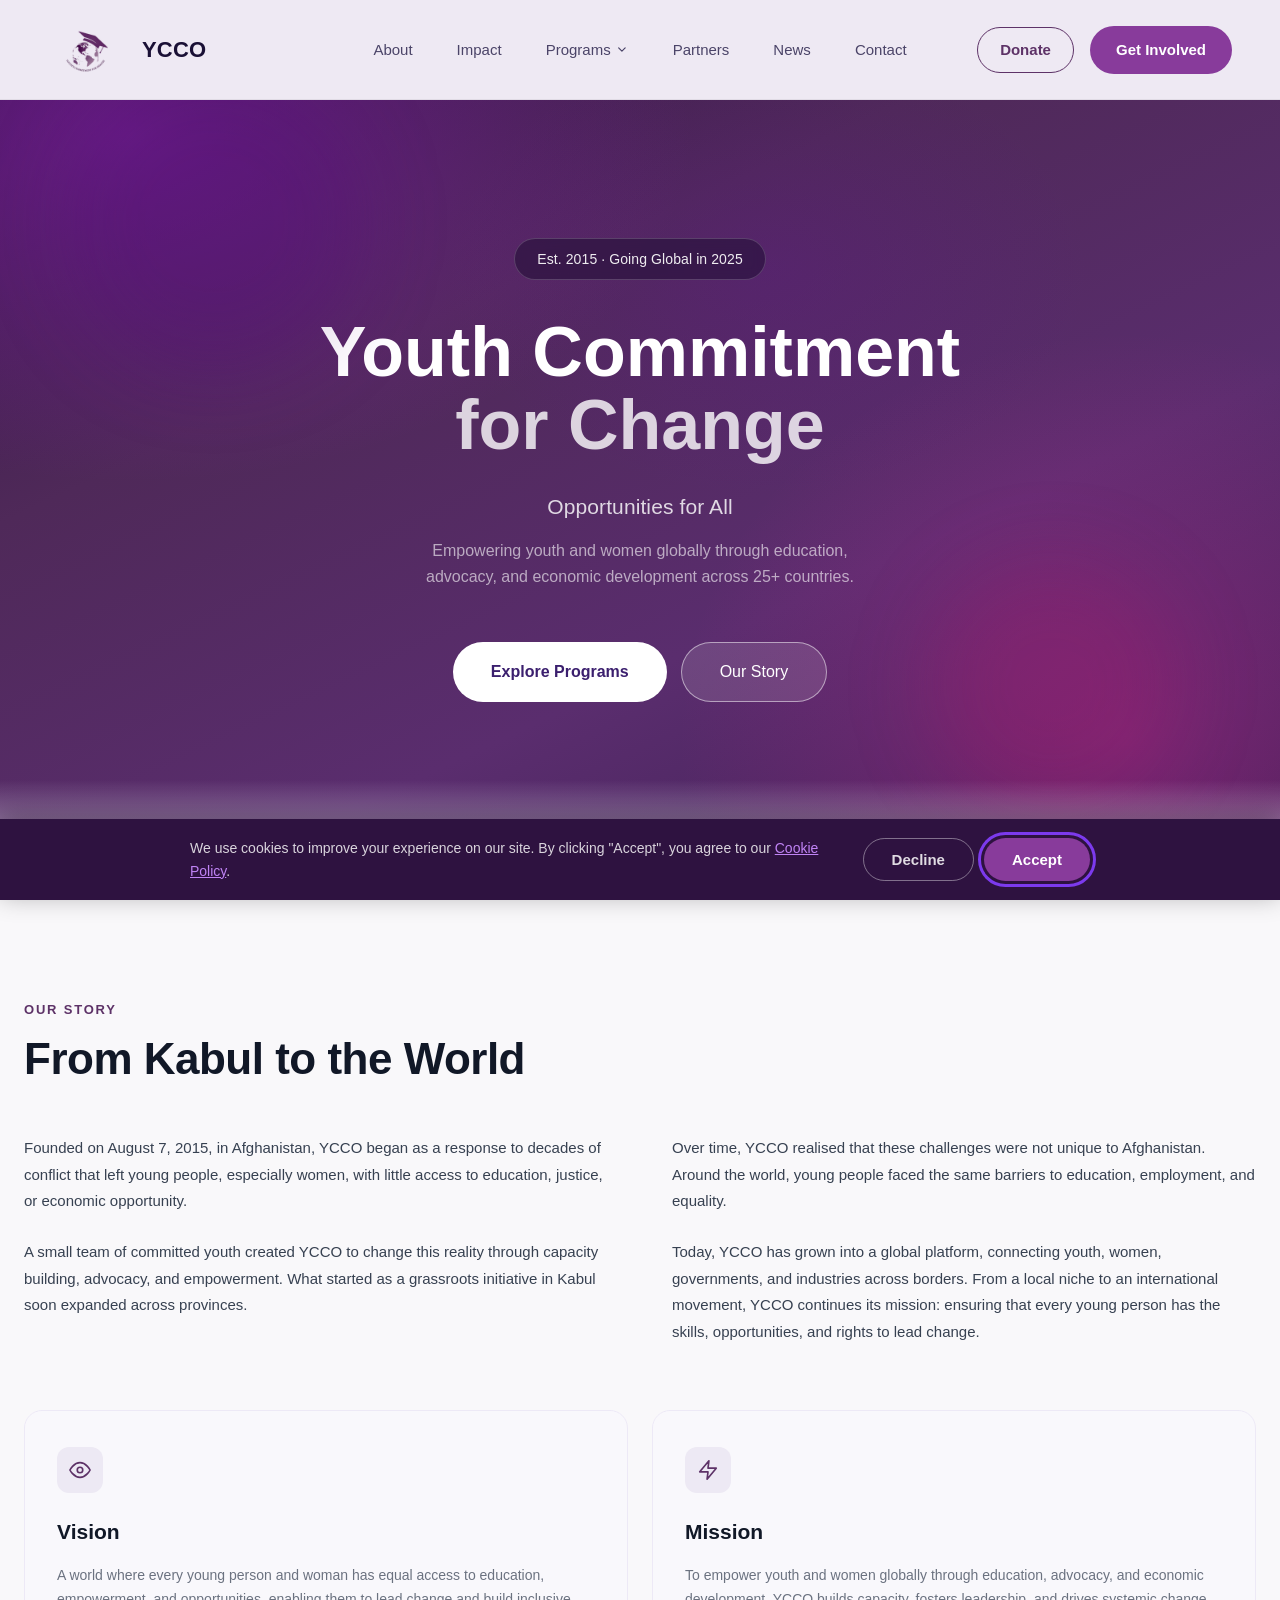
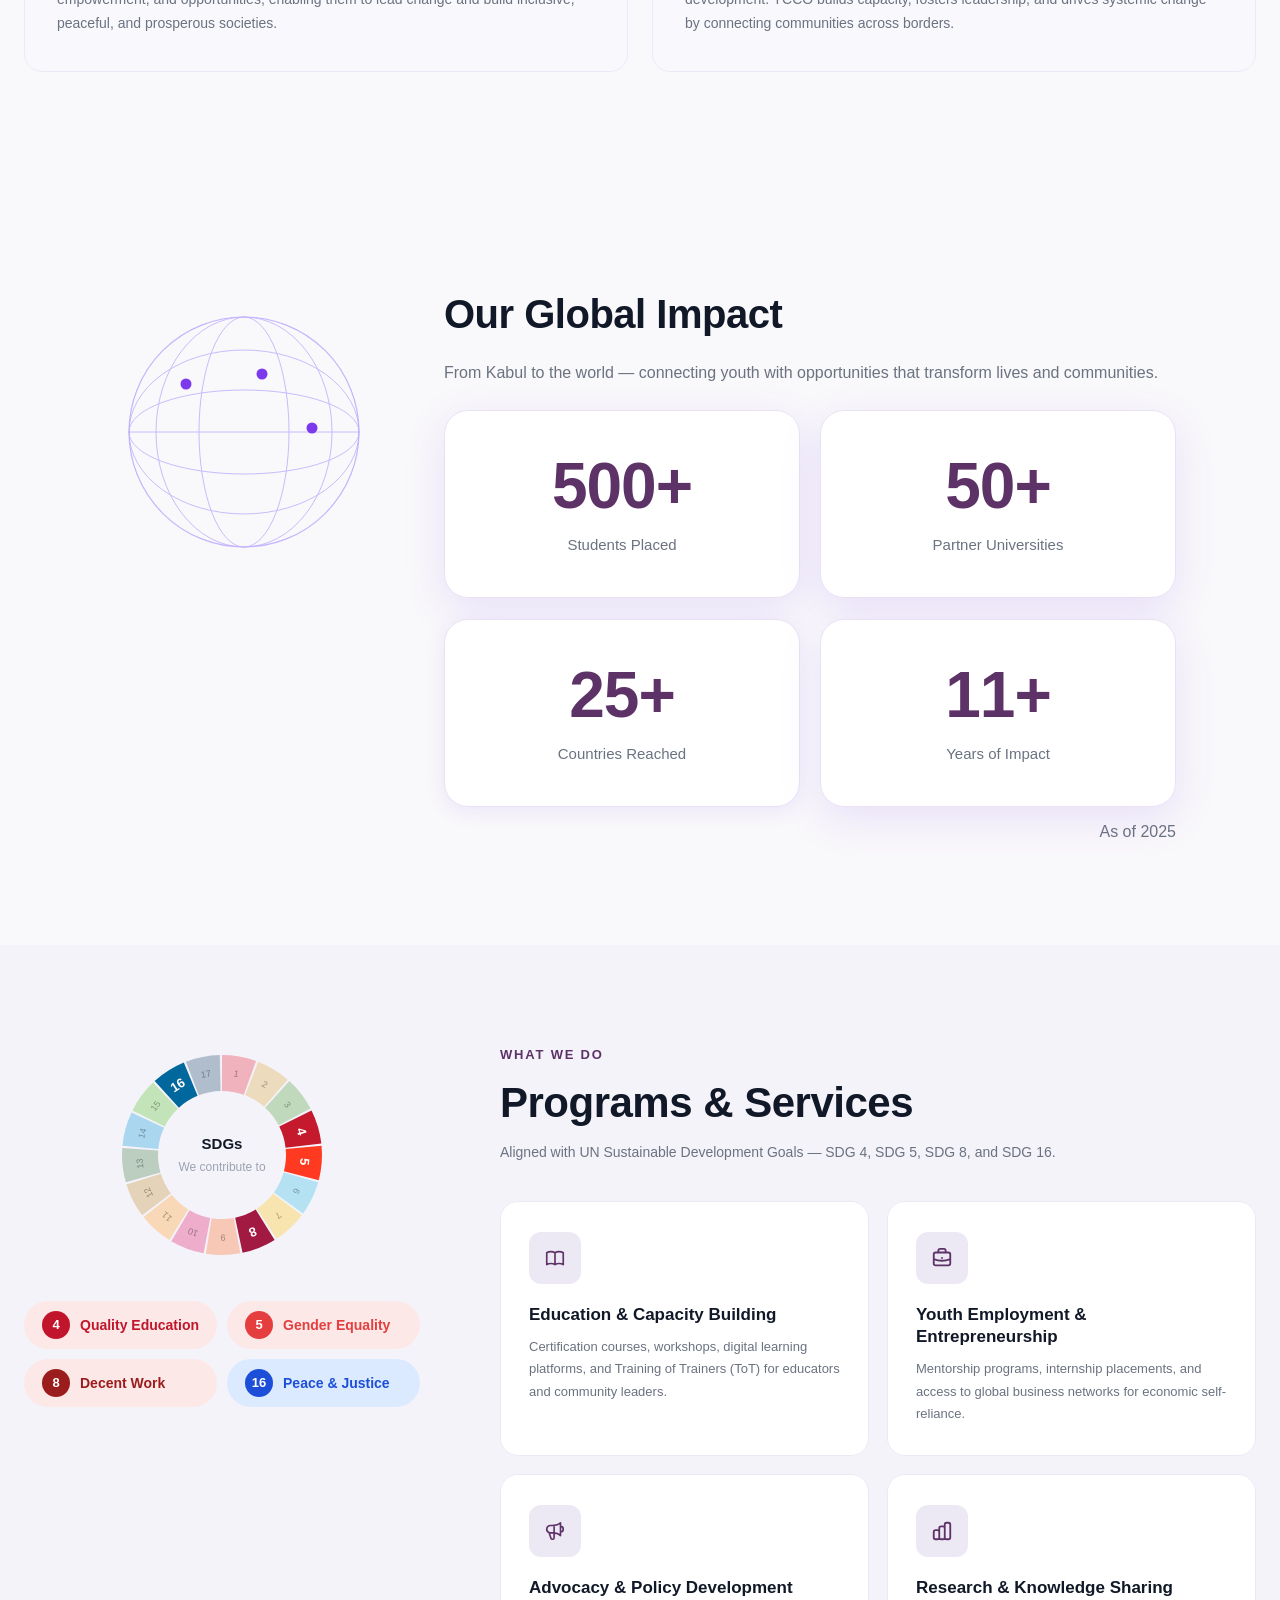
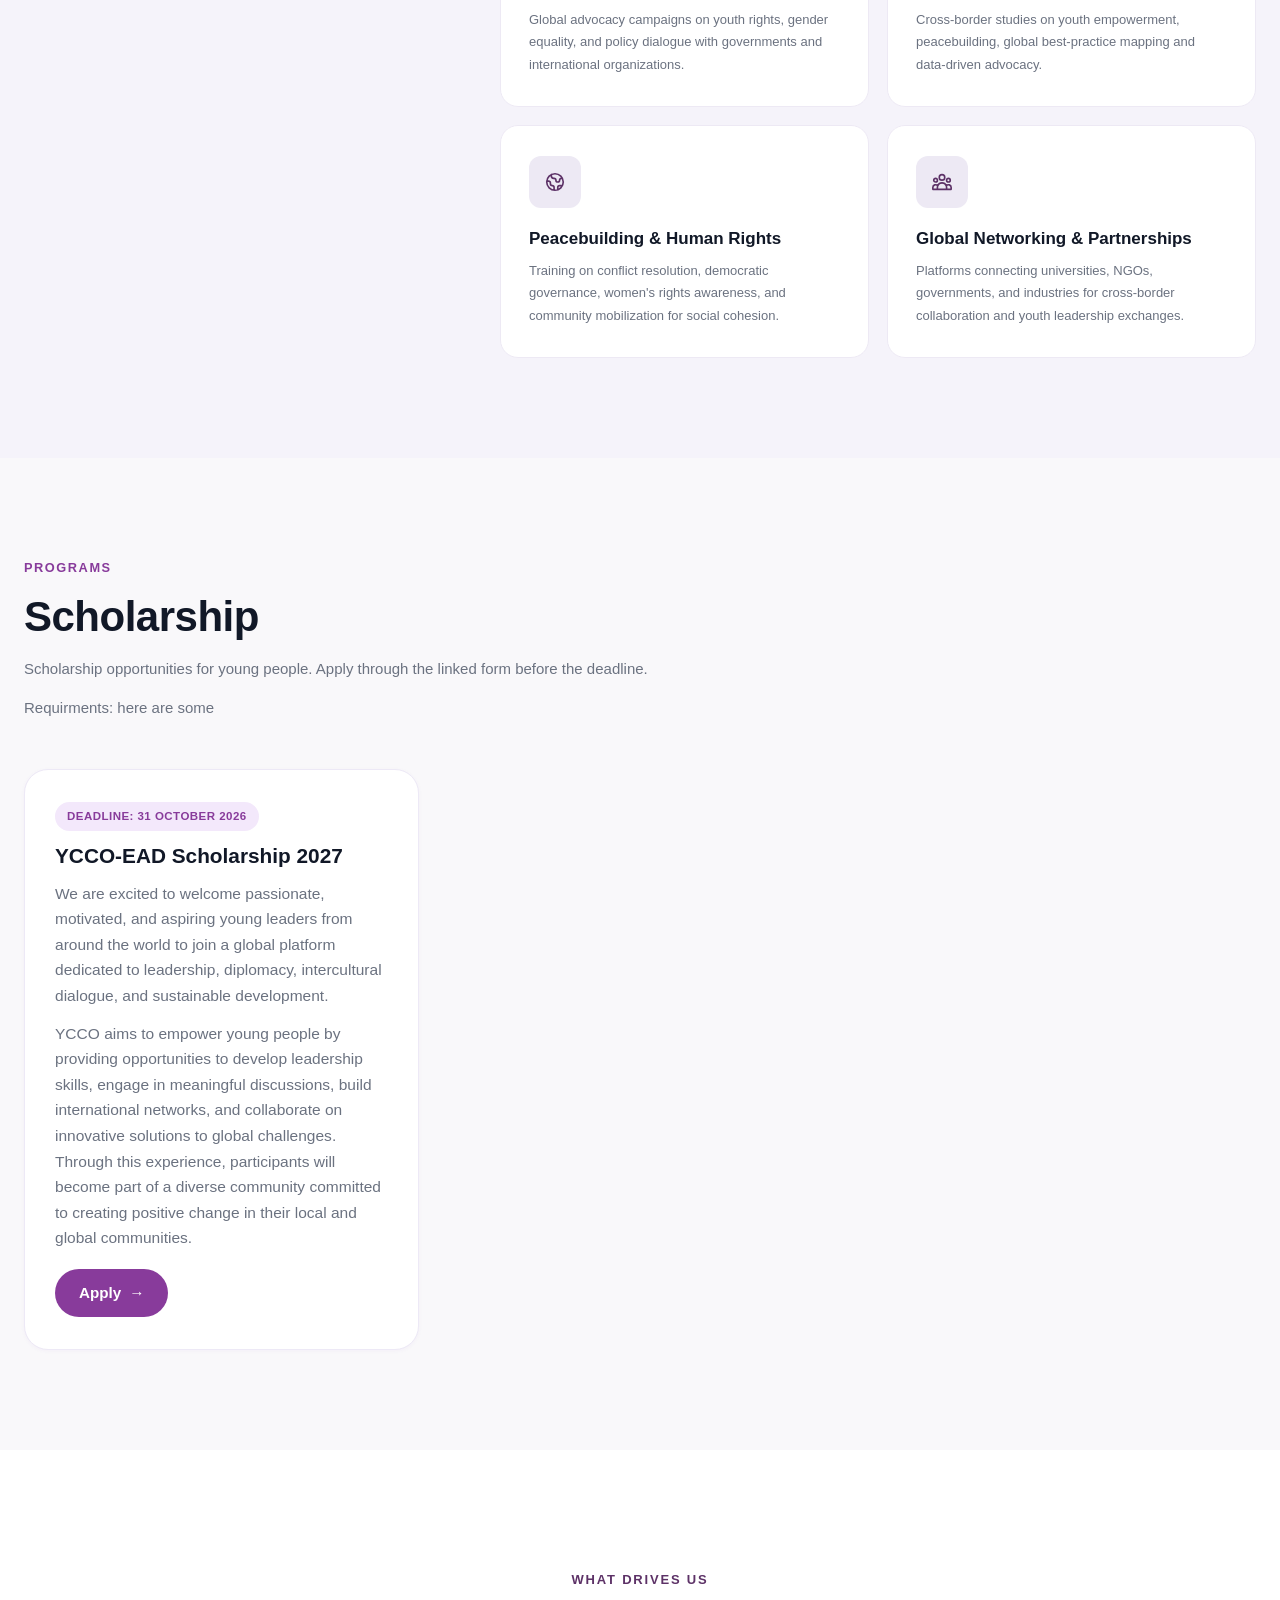
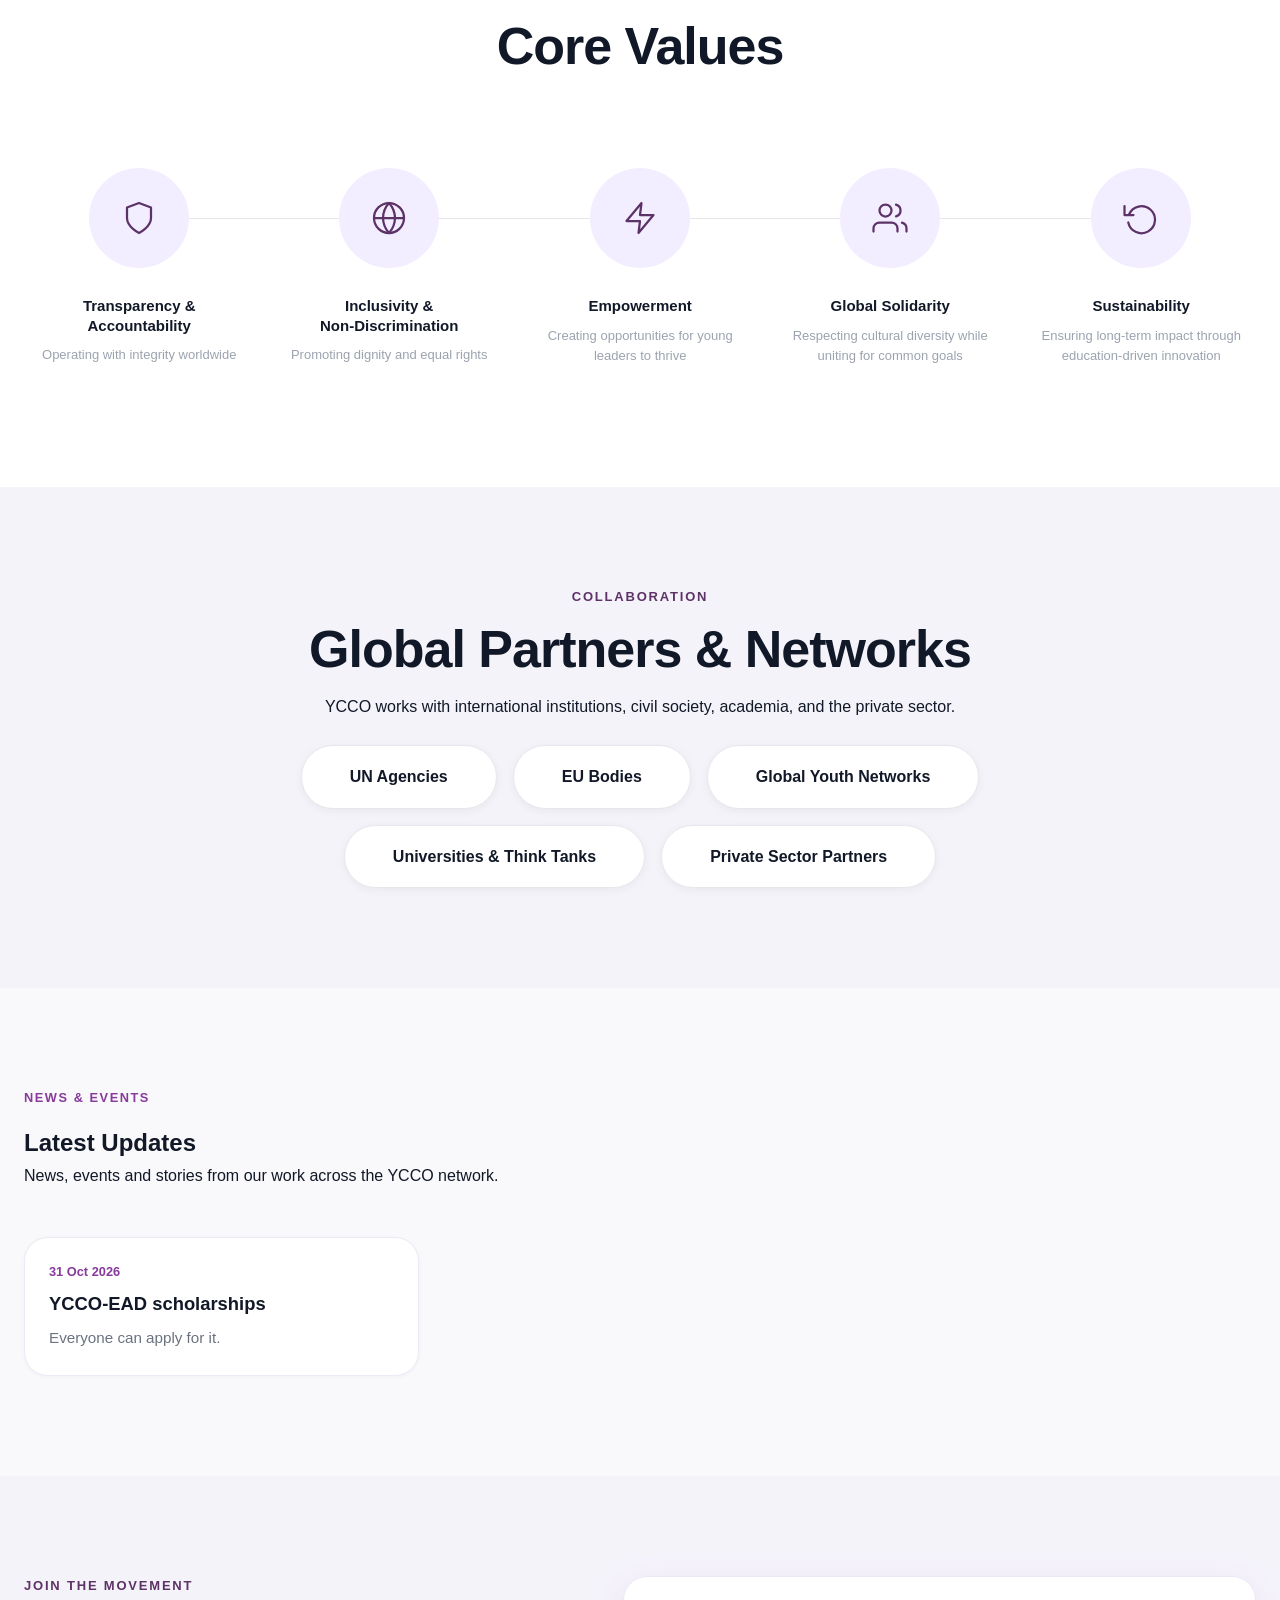
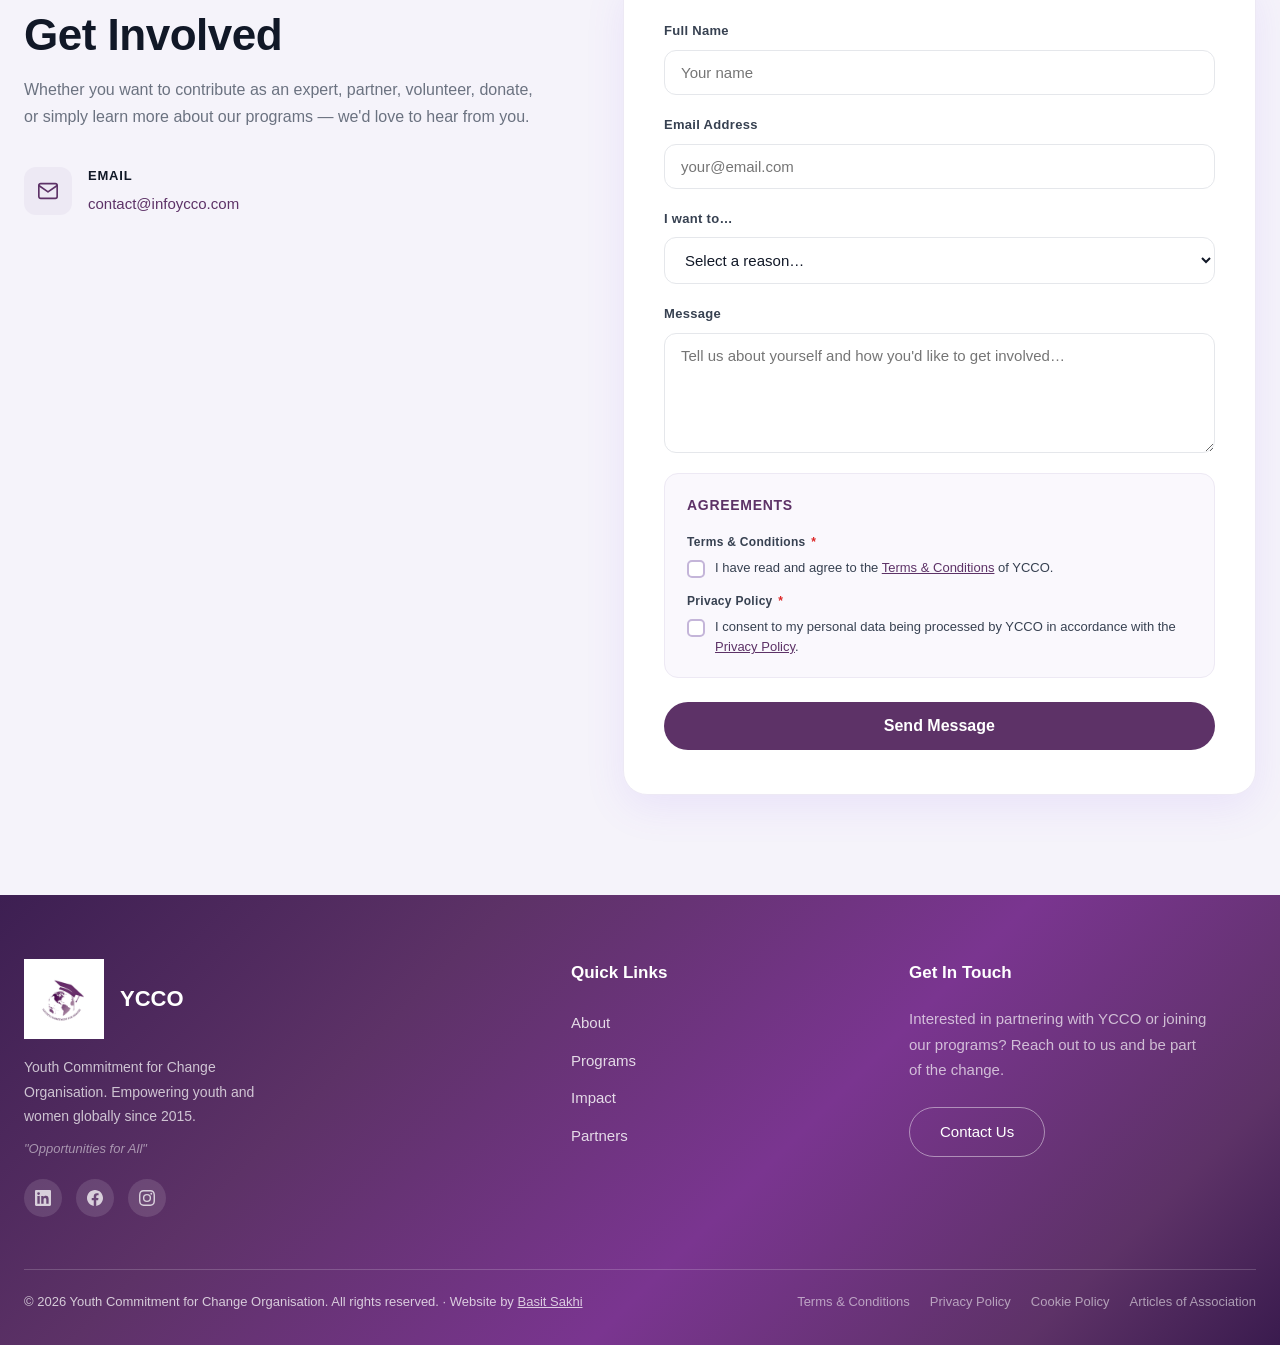
<file: index.html>
<!DOCTYPE html>
<html lang="en">
<head>
<meta charset="UTF-8">
<meta name="viewport" content="width=device-width, initial-scale=1.0">
<meta name="theme-color" content="#5D3267">
<meta name="description" content="YCCO empowers youth and women globally through education, advocacy, and economic development across 25+ countries. Join our mission for opportunities for all.">
<meta name="keywords" content="youth empowerment, women rights, education, advocacy, economic development, non-profit, SDG, global change">
<meta name="author" content="Youth Commitment for Change Organisation">
<meta name="robots" content="index, follow">
<meta name="referrer" content="strict-origin-when-cross-origin">

<!-- Content Security Policy -->
<meta http-equiv="Content-Security-Policy" content="default-src 'self'; style-src 'self' 'unsafe-inline' https://fonts.googleapis.com; font-src https://fonts.gstatic.com; script-src 'self' 'unsafe-inline' https://cdn.jsdelivr.net; img-src 'self' data: https:; connect-src 'self' https://api.web3forms.com https://api.emailjs.com; frame-ancestors 'none'; base-uri 'self'; form-action 'self' https://api.web3forms.com;">
<meta http-equiv="X-Content-Type-Options" content="nosniff">

<!-- Open Graph / Facebook -->
<meta property="og:type" content="website">
<meta property="og:url" content="https://www.infoycco.com/">
<meta property="og:title" content="YCCO - Youth Commitment for Change">
<meta property="og:description" content="Empowering youth and women globally through education, advocacy, and economic development across 25+ countries.">
<meta property="og:image" content="https://www.infoycco.com/images/og-image.png">

<!-- Twitter -->
<meta property="twitter:card" content="summary_large_image">
<meta property="twitter:url" content="https://www.infoycco.com/">
<meta property="twitter:title" content="YCCO - Youth Commitment for Change">
<meta property="twitter:description" content="Empowering youth and women globally through education, advocacy, and economic development across 25+ countries.">
<meta property="twitter:image" content="https://www.infoycco.com/images/og-image.png">

<title>YCCO - Youth Commitment for Change | Empowering Youth & Women Globally</title>
<link rel="icon" type="image/x-icon" href="favicon/favicon.ico">
<link rel="icon" type="image/png" sizes="96x96" href="favicon/favicon-96x96.png">
<link rel="apple-touch-icon" sizes="180x180" href="favicon/apple-touch-icon.png">
<link rel="manifest" href="favicon/site.webmanifest">
<link rel="preconnect" href="https://fonts.googleapis.com">
<link rel="preconnect" href="https://fonts.gstatic.com" crossorigin>
<link rel="preload" as="style" href="https://fonts.googleapis.com/css2?family=Inter:wght@400;500;600;700;800&display=swap">
<link rel="stylesheet" href="https://fonts.googleapis.com/css2?family=Inter:wght@400;500;600;700;800&display=swap" media="print" onload="this.media='all'">
<noscript><link rel="stylesheet" href="https://fonts.googleapis.com/css2?family=Inter:wght@400;500;600;700;800&display=swap"></noscript>
<link rel="stylesheet" href="style.css?v=4">
<link rel="canonical" href="https://www.infoycco.com/">
<script>
/* ── CMS content: start the fetches here, render them later ──────
   These three JSON files drive the News, Upcoming Events and
   Scholarship sections. Kicking them off in the head puts them in
   flight alongside the stylesheet instead of behind it, which keeps
   them off the critical request chain; the scripts at the end of
   the body await these promises rather than issuing their own
   request. `no-cache` is kept so CMS edits appear immediately. ── */
window.YCCO_CONTENT = ['news','events','scholarship'].reduce(function(acc, name){
  acc[name] = fetch('content/' + name + '.json', { cache: 'no-cache' })
    .then(function(r){ return r.ok ? r.json() : null; })
    /* Settle to null rather than rejecting: nothing attaches a handler
       until the body scripts run, and the consumers already hide their
       section when the data is null. */
    .catch(function(){ return null; });
  return acc;
}, {});
</script>
</head>
<body>
<a class="skip-link" href="#main-content">Skip to main content</a>
<button class="scroll-top" id="scrollTopBtn" aria-label="Back to top">
  <svg viewBox="0 0 24 24"><polyline points="18 15 12 9 6 15"/></svg>
</button>

<nav id="navbar" role="navigation" aria-label="Main navigation">
  <div class="nav-left">
    <div class="logo-box">
      <img src="images/logo.png?v=2" alt="Youth Commitment for Change Organisation logo" class="site-logo" width="80" height="80" loading="eager">
    </div>
    <span class="logo-wordmark">YCCO</span>
  </div>
  <button class="mobile-menu-toggle" aria-label="Toggle navigation menu" aria-expanded="false" aria-controls="nav-menu">
    <span class="hamburger-line"></span>
    <span class="hamburger-line"></span>
    <span class="hamburger-line"></span>
  </button>
  <ul class="nav-center" id="nav-menu" role="list">
    <li role="listitem"><a href="#about">About</a></li>
    <li role="listitem"><a href="#impact">Impact</a></li>
    <li role="listitem" class="nav-item-dropdown">
      <a href="#programs" class="nav-dropdown-toggle" aria-haspopup="true" aria-expanded="false">
        Programs
        <svg class="nav-caret" viewBox="0 0 24 24" aria-hidden="true"><polyline points="6 9 12 15 18 9"></polyline></svg>
      </a>
      <ul class="nav-submenu" role="list">
        <li role="listitem"><a href="#programs">Programs &amp; Services</a></li>
        <li role="listitem"><a href="#upcoming-events">Upcoming Events</a></li>
        <li role="listitem"><a href="#scholarship">Scholarship</a></li>
      </ul>
    </li>
    <li role="listitem"><a href="#partners">Partners</a></li>
    <li role="listitem"><a href="#news">News</a></li>
    <li role="listitem"><a href="#get-involved">Contact</a></li>
  </ul>
  <div class="nav-actions">
    <a href="#get-involved" class="nav-donate" aria-label="Donate to YCCO">Donate</a>
    <a href="#get-involved" class="nav-cta">Get Involved</a>
  </div>
</nav>

<main id="main-content">
<section class="hero">
  <div class="hero-blob1" aria-hidden="true"></div>
  <div class="hero-blob2" aria-hidden="true"></div>
  <div class="hero-badge">Est. 2015 · Going Global in 2025</div>
  <h1>
    <span class="h1-line1">Youth Commitment</span>
    <span class="h1-line2">for Change</span>
  </h1>
  <p class="hero-tagline">Opportunities for All</p>
  <p class="hero-desc">Empowering youth and women globally through education, advocacy, and economic development across 25+ countries.</p>
  <div class="hero-btns">
    <a href="#programs" class="btn-hero-primary">Explore Programs</a>
    <a href="#about" class="btn-hero-outline">Our Story</a>
  </div>
  <div class="hero-bottom-fade" aria-hidden="true"></div>
</section>

<section class="story" id="about">
  <div class="section-container">
    <div class="reveal">
      <div class="story-label">OUR STORY</div>
      <h2>From Kabul to the World</h2>
    </div>
    <div class="story-cols reveal">
      <div class="story-col">
        <p>Founded on August 7, 2015, in Afghanistan, YCCO began as a response to decades of conflict that left young people, especially women, with little access to education, justice, or economic opportunity.</p>
        <p>A small team of committed youth created YCCO to change this reality through capacity building, advocacy, and empowerment. What started as a grassroots initiative in Kabul soon expanded across provinces.</p>
      </div>
      <div class="story-col">
        <p>Over time, YCCO realised that these challenges were not unique to Afghanistan. Around the world, young people faced the same barriers to education, employment, and equality.</p>
        <p>Today, YCCO has grown into a global platform, connecting youth, women, governments, and industries across borders. From a local niche to an international movement, YCCO continues its mission: ensuring that every young person has the skills, opportunities, and rights to lead change.</p>
      </div>
    </div>
    <div class="vm-grid">
      <div class="vm-card reveal d1">
        <div class="vm-icon-wrap">
          <svg viewBox="0 0 24 24"><path d="M1 12s4-8 11-8 11 8 11 8-4 8-11 8-11-8-11-8z"/><circle cx="12" cy="12" r="3"/></svg>
        </div>
        <h3>Vision</h3>
        <p>A world where every young person and woman has equal access to education, empowerment, and opportunities, enabling them to lead change and build inclusive, peaceful, and prosperous societies.</p>
      </div>
      <div class="vm-card reveal d2">
        <div class="vm-icon-wrap">
          <svg viewBox="0 0 24 24"><polygon points="13 2 3 14 12 14 11 22 21 10 12 10 13 2"/></svg>
        </div>
        <h3>Mission</h3>
        <p>To empower youth and women globally through education, advocacy, and economic development. YCCO builds capacity, fosters leadership, and drives systemic change by connecting communities across borders.</p>
      </div>
    </div>
  </div>
</section>

<section class="impact" id="impact">
  <div class="section-container layout-flex">
    <div class="impact-globe-col reveal">
      <svg class="globe-svg" viewBox="0 0 260 260" xmlns="http://www.w3.org/2000/svg">
        <circle cx="130" cy="130" r="115" fill="none" stroke="#c4b5fd" stroke-width="1.2"/>
        <ellipse cx="130" cy="130" rx="45" ry="115" fill="none" stroke="#c4b5fd" stroke-width="0.9"/>
        <ellipse cx="130" cy="130" rx="88" ry="115" fill="none" stroke="#c4b5fd" stroke-width="0.9"/>
        <line x1="15" y1="130" x2="245" y2="130" stroke="#c4b5fd" stroke-width="0.9"/>
        <ellipse cx="130" cy="130" rx="115" ry="42" fill="none" stroke="#c4b5fd" stroke-width="0.9"/>
        <ellipse cx="130" cy="130" rx="115" ry="82" fill="none" stroke="#c4b5fd" stroke-width="0.9"/>
        <circle cx="72" cy="82" r="5.5" fill="#7c3aed"/>
        <circle cx="148" cy="72" r="5.5" fill="#7c3aed"/>
        <circle cx="198" cy="126" r="5.5" fill="#7c3aed"/>
      </svg>
    </div>
    <div class="impact-content">
      <div class="reveal">
        <h2>Our Global Impact</h2>
        <p>From Kabul to the world — connecting youth with opportunities that transform lives and communities.</p>
      </div>
      <div class="stats-grid">
        <div class="stat-card reveal d1">
          <div class="stat-num"><span class="ctr" data-to="500">500</span>+</div>
          <div class="stat-label">Students Placed</div>
        </div>
        <div class="stat-card reveal d2">
          <div class="stat-num"><span class="ctr" data-to="50">50</span>+</div>
          <div class="stat-label">Partner Universities</div>
        </div>
        <div class="stat-card glow reveal d3">
          <div class="stat-num"><span class="ctr" data-to="25">25</span>+</div>
          <div class="stat-label">Countries Reached</div>
        </div>
        <div class="stat-card reveal d4">
          <div class="stat-num"><span class="ctr" data-to="11">11</span>+</div>
          <div class="stat-label">Years of Impact</div>
        </div>
      </div>
      <p class="stats-note">As of 2025</p>
    </div>
  </div>
</section>

<section class="programs" id="programs">
  <div class="section-container layout-flex">
    <div class="programs-left">
      
      <div class="sdg-wrap reveal">
        <div class="sdg-donut-container">
          <canvas id="sdgCanvas" width="220" height="220" role="img" aria-label="Donut chart showing YCCO's contribution to UN SDGs 4, 5, 8, and 16 (highlighted)"></canvas>
          <div class="sdg-center-label">
            <span>SDGs</span>
            <small>We contribute to</small>
          </div>
        </div>
      </div>
      <div class="sdg-tags reveal">
        <span class="sdg-tag t4"><span class="sdg-num">4</span> Quality Education</span>
        <span class="sdg-tag t5"><span class="sdg-num">5</span> Gender Equality</span>
        <span class="sdg-tag t8"><span class="sdg-num">8</span> Decent Work</span>
        <span class="sdg-tag t16"><span class="sdg-num">16</span> Peace &amp; Justice</span>
      </div>
    </div>
    <div class="programs-right">
      <div class="reveal">
        <div class="prog-label">WHAT WE DO</div>
        <h2>Programs &amp; Services</h2>
        <p>Aligned with UN Sustainable Development Goals — SDG 4, SDG 5, SDG 8, and SDG 16.</p>
      </div>
      <div class="prog-grid">
        <div class="prog-card reveal d1">
          <div class="prog-icon-wrap">
           <svg aria-hidden="true" fill="none" stroke="currentColor" stroke-linecap="round" stroke-linejoin="round" stroke-width="2" viewBox="0 0 24 24">
    <path d="M12 6.253v13m0-13C10.832 5.477 9.246 5 7.5 5S4.168 5.477 3 6.253v13C4.168 18.477 5.754 18 7.5 18s3.332.477 4.5 1.253m0-13C13.168 5.477 14.754 5 16.5 5c1.747 0 3.332.477 4.5 1.253v13C19.832 18.477 18.247 18 16.5 18c-1.746 0-3.332.477-4.5 1.253"></path>
</svg>
          </div>
          <h3>Education &amp; Capacity Building</h3>
          <p>Certification courses, workshops, digital learning platforms, and Training of Trainers (ToT) for educators and community leaders.</p>
        </div>
        <div class="prog-card reveal d2">
          <div class="prog-icon-wrap">
            <svg aria-hidden="true" class="w-6 h-6 text-gray-600" fill="none" viewBox="0 0 24 24" stroke="currentColor">
  <path stroke-linecap="round" stroke-linejoin="round" stroke-width="2" d="M21 13.255A23.931 23.931 0 0112 15c-3.183 0-6.22-.62-9-1.745M16 6V4a2 2 0 00-2-2h-4a2 2 0 00-2 2v2m4 6h.01M5 20h14a2 2 0 002-2V8a2 2 0 00-2-2H5a2 2 0 00-2 2v10a2 2 0 002 2z" />
</svg>

          </div>
          <h3>Youth Employment &amp; Entrepreneurship</h3>
          <p>Mentorship programs, internship placements, and access to global business networks for economic self-reliance.</p>
        </div>
        <div class="prog-card reveal d3">
          <div class="prog-icon-wrap">
            <svg aria-hidden="true" xmlns="http://www.w3.org/2000/svg" fill="none" viewBox="0 0 24 24" stroke-width="1.5" stroke="currentColor">
  <path stroke-linecap="round" stroke-linejoin="round" d="M11 5.882V19.24a1.76 1.76 0 01-3.417.592l-2.147-6.15M18 13a3 3 0 100-6M5.436 13.683A4.001 4.001 0 017 6h1.832c4.1 0 7.625-1.234 9.168-3v14c-1.543-1.766-5.067-3-9.168-3H7a3.988 3.988 0 01-1.564-.317z" />
</svg>

          </div>
          <h3>Advocacy &amp; Policy Development</h3>
          <p>Global advocacy campaigns on youth rights, gender equality, and policy dialogue with governments and international organizations.</p>
        </div>
        <div class="prog-card reveal d4">
          <div class="prog-icon-wrap">
           <svg aria-hidden="true" class="h-6 w-6" xmlns="http://www.w3.org/2000/svg" fill="none" viewBox="0 0 24 24" stroke="currentColor">
  <path stroke-linecap="round" stroke-linejoin="round" stroke-width="2" d="M9 19v-6a2 2 0 00-2-2H5a2 2 0 00-2 2v6a2 2 0 002 2h2a2 2 0 002-2zm0 0V9a2 2 0 012-2h2a2 2 0 012 2v10m-6 0a2 2 0 002 2h2a2 2 0 002-2m0 0V5a2 2 0 012-2h2a2 2 0 012 2v14a2 2 0 01-2 2h-2a2 2 0 01-2-2z" />
</svg>
          </div>
          <h3>Research &amp; Knowledge Sharing</h3>
          <p>Cross-border studies on youth empowerment, peacebuilding, global best-practice mapping and data-driven advocacy.</p>
        </div>
        <div class="prog-card reveal d1">
          <div class="prog-icon-wrap">
            <svg aria-hidden="true" class="w-6 h-6" fill="none" viewBox="0 0 24 24" stroke="currentColor" stroke-width="2">
  <path stroke-linecap="round" stroke-linejoin="round" d="M3.055 11H5a2 2 0 012 2v1a2 2 0 002 2 2 2 0 012 2v2.945M8 3.935V5.5A2.5 2.5 0 0010.5 8h.5a2 2 0 012 2 2 2 0 104 0 2 2 0 012-2h1.064M15 20.488V18a2 2 0 012-2h3.064M21 12a9 9 0 11-18 0 9 9 0 0118 0z" />
</svg>

          </div>
          <h3>Peacebuilding &amp; Human Rights</h3>
          <p>Training on conflict resolution, democratic governance, women's rights awareness, and community mobilization for social cohesion.</p>
        </div>
        <div class="prog-card reveal d2">
          <div class="prog-icon-wrap">
            <svg aria-hidden="true" xmlns="http://www.w3.org/2000/svg" fill="none" viewBox="0 0 24 24" stroke-width="1.5" stroke="currentColor" class="size-6">
  <path stroke-linecap="round" stroke-linejoin="round" d="M17 20h5v-2a3 3 0 00-5.356-1.857M17 20H7m10 0v-2c0-.656-.126-1.283-.356-1.857M7 20H2v-2a3 3 0 015.356-1.857M7 20v-2c0-.656.126-1.283.356-1.857m0 0a5.002 5.002 0 019.288 0M15 7a3 3 0 11-6 0 3 3 0 016 0zm6 3a2 2 0 11-4 0 2 2 0 014 0zM7 10a2 2 0 11-4 0 2 2 0 014 0z" />
</svg>

          </div>
          <h3>Global Networking &amp; Partnerships</h3>
          <p>Platforms connecting universities, NGOs, governments, and industries for cross-border collaboration and youth leadership exchanges.</p>
        </div>
      </div>
    </div>
  </div>
</section>

<section class="cp-section" id="upcoming-events">
  <div class="section-container">
    <div class="reveal">
      <div class="cp-label">PROGRAMS</div>
      <h2>Upcoming Events</h2>
      <p>Workshops, webinars and gatherings across the YCCO network. Register through the linked form to take part.</p>
      <p class="cp-intro" id="events-intro" hidden></p>
    </div>
    <div class="cp-grid" id="events-grid" aria-live="polite">
      <p class="cp-empty">Loading upcoming events…</p>
    </div>
  </div>
</section>

<section class="cp-section cp-section-alt" id="scholarship">
  <div class="section-container">
    <div class="reveal">
      <div class="cp-label">PROGRAMS</div>
      <h2>Scholarship</h2>
      <p>Scholarship opportunities for young people. Apply through the linked form before the deadline.</p>
      <p class="cp-intro" id="scholarship-intro" hidden></p>
    </div>
    <div class="cp-grid" id="scholarship-grid" aria-live="polite">
      <p class="cp-empty">Loading scholarships…</p>
    </div>
  </div>
</section>

<section class="values" id="values">
  <div class="section-container">
    <div class="reveal">
      <div class="values-label">WHAT DRIVES US</div>
      <h2>Core Values</h2>
    </div>
    <div class="values-row">
      <div class="val-item reveal d1">
        <div class="val-icon">
          <svg aria-hidden="true" viewBox="0 0 24 24"><path d="M12 22s8-4 8-10V5l-8-3-8 3v7c0 6 8 10 8 10z"/></svg>
        </div>
        <h3>Transparency &amp;<br>Accountability</h3>
        <p>Operating with integrity worldwide</p>
      </div>
      <div class="val-item reveal d2">
        <div class="val-icon">
          <svg aria-hidden="true" viewBox="0 0 24 24"><circle cx="12" cy="12" r="10"/><line x1="2" y1="12" x2="22" y2="12"/><path d="M12 2a15.3 15.3 0 0 1 4 10 15.3 15.3 0 0 1-4 10 15.3 15.3 0 0 1-4-10 15.3 15.3 0 0 1 4-10z"/></svg>
        </div>
        <h3>Inclusivity &amp;<br>Non-Discrimination</h3>
        <p>Promoting dignity and equal rights</p>
      </div>
      <div class="val-item reveal d3">
        <div class="val-icon">
          <svg aria-hidden="true" viewBox="0 0 24 24"><polygon points="13 2 3 14 12 14 11 22 21 10 12 10 13 2"/></svg>
        </div>
        <h3>Empowerment</h3>
        <p>Creating opportunities for young leaders to thrive</p>
      </div>
      <div class="val-item reveal d4">
        <div class="val-icon">
          <svg aria-hidden="true" viewBox="0 0 24 24"><path d="M17 21v-2a4 4 0 0 0-4-4H5a4 4 0 0 0-4 4v2"/><circle cx="9" cy="7" r="4"/><path d="M23 21v-2a4 4 0 0 0-3-3.87"/><path d="M16 3.13a4 4 0 0 1 0 7.75"/></svg>
        </div>
        <h3>Global Solidarity</h3>
        <p>Respecting cultural diversity while uniting for common goals</p>
      </div>
      <div class="val-item reveal d5">
        <div class="val-icon">
          <svg aria-hidden="true" viewBox="0 0 24 24"><polyline points="1 4 1 10 7 10"/><path d="M3.51 15a9 9 0 1 0 .49-5.3"/></svg>
        </div>
        <h3>Sustainability</h3>
        <p>Ensuring long-term impact through education-driven innovation</p>
      </div>
    </div>
  </div>
</section>

<section class="partners" id="partners">
  <div class="section-container">
    <div class="reveal">
      <div class="partners-label">COLLABORATION</div>
      <h2>Global Partners &amp; Networks</h2>
      <p>YCCO works with international institutions, civil society, academia, and the private sector.</p>
    </div>
    <div class="partner-pills reveal">
      <div class="partner-row">
        <div class="pp">UN Agencies</div>
        <div class="pp">EU Bodies</div>
        <div class="pp">Global Youth Networks</div>
      </div>
      <div class="partner-row">
        <div class="pp">Universities &amp; Think Tanks</div>
        <div class="pp">Private Sector Partners</div>
      </div>
    </div>
  </div>
</section>

<section class="news" id="news">
  <div class="section-container">
    <div class="reveal">
      <div class="news-label">NEWS &amp; EVENTS</div>
      <h2>Latest Updates</h2>
      <p>News, events and stories from our work across the YCCO network.</p>
    </div>
    <div class="news-grid" id="news-grid" aria-live="polite">
      <p class="news-empty">Loading latest updates…</p>
    </div>
  </div>
</section>

<section class="get-involved-section" id="get-involved">
  <div class="section-container">
    <div class="gi-inner">
      <div class="gi-text reveal">
        <div class="gi-label">JOIN THE MOVEMENT</div>
        <h2>Get Involved</h2>
        <p>Whether you want to contribute as an expert, partner, volunteer, donate, or simply learn more about our programs — we'd love to hear from you.</p>
        <div class="gi-contact-row">
          <div class="gi-contact-icon" aria-hidden="true">
            <svg viewBox="0 0 24 24"><path d="M4 4h16c1.1 0 2 .9 2 2v12c0 1.1-.9 2-2 2H4c-1.1 0-2-.9-2-2V6c0-1.1.9-2 2-2z"/><polyline points="22,6 12,13 2,6"/></svg>
          </div>
          <div class="gi-contact-info">
            <strong>Email</strong>
            <a href="mailto:contact@infoycco.com">contact@infoycco.com</a>
          </div>
        </div>
      </div>
      <form class="contact-form reveal d2" id="contactForm" novalidate>
        <div class="form-group">
          <label for="cf-name">Full Name</label>
          <input type="text" id="cf-name" name="name" placeholder="Your name" required autocomplete="name" aria-describedby="cf-name-error" aria-required="true">
          <span class="field-error" id="cf-name-error" role="alert"></span>
        </div>
        <div class="form-group">
          <label for="cf-email">Email Address</label>
          <input type="email" id="cf-email" name="email" placeholder="your@email.com" required autocomplete="email" aria-describedby="cf-email-error" aria-required="true">
          <span class="field-error" id="cf-email-error" role="alert"></span>
        </div>
        <div class="form-group">
          <label for="cf-subject">I want to…</label>
          <select id="cf-subject" name="subject" aria-describedby="cf-subject-error" aria-required="true">
            <option value="" disabled selected>Select a reason…</option>
            <option value="Expert">Expert</option>
            <option value="Volunteer">Volunteer</option>
            <option value="Partnership">Partner with YCCO</option>
            <option value="Donation">Support / Donate</option>
            <option value="Programs">Learn about Programs</option>
            <option value="General Inquiry">Other inquiry</option>
          </select>
          <span class="field-error" id="cf-subject-error" role="alert"></span>
        </div>
        <div class="form-group">
          <label for="cf-message">Message</label>
          <textarea id="cf-message" name="message" rows="4" placeholder="Tell us about yourself and how you'd like to get involved…" required aria-describedby="cf-message-error" aria-required="true"></textarea>
          <span class="field-error" id="cf-message-error" role="alert"></span>
        </div>
        <div class="form-group hp-field" style="display:none;" aria-hidden="true">
          <label for="cf-website">Website</label>
          <input type="url" id="cf-website" name="website" placeholder="Leave this field empty" autocomplete="off" tabindex="-1">
        </div>
        <div class="form-agreements">
          <div class="form-agreements-title">Agreements</div>

          <div class="form-check-group">
            <div class="form-check-label-row">Terms &amp; Conditions <span class="form-check-required">*</span></div>
            <label class="form-check">
              <input type="checkbox" id="cf-terms" name="terms" required aria-required="true" aria-describedby="cf-terms-error">
              <span class="form-check-custom" aria-hidden="true"></span>
              <span class="form-check-text">I have read and agree to the <a href="#" data-modal="agb">Terms &amp; Conditions</a> of YCCO.</span>
            </label>
            <span class="field-error" id="cf-terms-error" role="alert"></span>
          </div>

          <div class="form-check-group">
            <div class="form-check-label-row">Privacy Policy <span class="form-check-required">*</span></div>
            <label class="form-check">
              <input type="checkbox" id="cf-privacy" name="privacy" required aria-required="true" aria-describedby="cf-privacy-error">
              <span class="form-check-custom" aria-hidden="true"></span>
              <span class="form-check-text">I consent to my personal data being processed by YCCO in accordance with the <a href="#" data-modal="datenschutz">Privacy Policy</a>.</span>
            </label>
            <span class="field-error" id="cf-privacy-error" role="alert"></span>
          </div>

        </div>

        <button type="submit" class="btn-form-submit">Send Message</button>
        <div class="form-status" id="formSuccess" role="alert" aria-live="polite"></div>
      </form>
    </div>
  </div>
</section>

<footer id="contact">
  <div class="section-container">
    <div class="footer-grid">
<div class="foot-brand reveal">
  <div class="foot-logo-row">
    <div class="foot-logo-box">
      <img src="images/logo.png?v=2" alt="Youth Commitment for Change Organisation logo" class="foot-logo" width="80" height="80" loading="lazy">
    </div>
    <span class="foot-logo-name">YCCO</span>
  </div>
  <p>Youth Commitment for Change Organisation. Empowering youth and women globally since 2015.</p>
  <div class="foot-tagline">"Opportunities for All"</div>
  <div class="foot-social">
    <a href="https://www.linkedin.com/in/youth-commitment-for-change-org-ycco-a6842a386/" target="_blank" rel="noopener noreferrer" aria-label="YCCO on LinkedIn">
      <svg viewBox="0 0 24 24" fill="currentColor"><path d="M20.447 20.452h-3.554v-5.569c0-1.328-.027-3.037-1.852-3.037-1.853 0-2.136 1.445-2.136 2.939v5.667H9.351V9h3.414v1.561h.046c.477-.9 1.637-1.85 3.37-1.85 3.601 0 4.267 2.37 4.267 5.455v6.286zM5.337 7.433a2.062 2.062 0 01-2.063-2.065 2.064 2.064 0 112.063 2.065zm1.782 13.019H3.555V9h3.564v11.452zM22.225 0H1.771C.792 0 0 .774 0 1.729v20.542C0 23.227.792 24 1.771 24h20.451C23.2 24 24 23.227 24 22.271V1.729C24 .774 23.2 0 22.222 0h.003z"/></svg>
    </a>
    <a href="https://www.facebook.com/YCJO.ORG" target="_blank" rel="noopener noreferrer" aria-label="YCCO on Facebook">
      <svg viewBox="0 0 24 24" fill="currentColor"><path d="M24 12.073c0-6.627-5.373-12-12-12s-12 5.373-12 12c0 5.99 4.388 10.954 10.125 11.854v-8.385H7.078v-3.47h3.047V9.43c0-3.007 1.792-4.669 4.533-4.669 1.312 0 2.686.235 2.686.235v2.953H15.83c-1.491 0-1.956.925-1.956 1.874v2.25h3.328l-.532 3.47h-2.796v8.385C19.612 23.027 24 18.062 24 12.073z"/></svg>
    </a>
    <a href="https://www.instagram.com/ycco_org" target="_blank" rel="noopener noreferrer" aria-label="YCCO on Instagram">
      <svg viewBox="0 0 24 24" fill="currentColor"><path d="M12 2.163c3.204 0 3.584.012 4.85.07 3.252.148 4.771 1.691 4.919 4.919.058 1.265.069 1.645.069 4.849 0 3.205-.012 3.584-.069 4.849-.149 3.225-1.664 4.771-4.919 4.919-1.266.058-1.644.07-4.85.07-3.204 0-3.584-.012-4.849-.07-3.26-.149-4.771-1.699-4.919-4.92-.058-1.265-.07-1.644-.07-4.849 0-3.204.013-3.583.07-4.849.149-3.227 1.664-4.771 4.919-4.919 1.266-.057 1.645-.069 4.849-.069zm0-2.163c-3.259 0-3.667.014-4.947.072-4.358.2-6.78 2.618-6.98 6.98-.059 1.281-.073 1.689-.073 4.948 0 3.259.014 3.668.072 4.948.2 4.358 2.618 6.78 6.98 6.98 1.281.058 1.689.072 4.948.072 3.259 0 3.668-.014 4.948-.072 4.354-.2 6.782-2.618 6.979-6.98.059-1.28.073-1.689.073-4.948 0-3.259-.014-3.667-.072-4.947-.196-4.354-2.617-6.78-6.979-6.98-1.281-.059-1.69-.073-4.949-.073zm0 5.838a6.162 6.162 0 100 12.324 6.162 6.162 0 000-12.324zM12 16a4 4 0 110-8 4 4 0 010 8zm6.406-11.845a1.44 1.44 0 100 2.881 1.44 1.44 0 000-2.881z"/></svg>
    </a>
  </div>
</div>

      <div class="foot-col reveal d1">
        <h3>Quick Links</h3>
        <ul>
          <li><a href="#about">About</a></li>
          <li><a href="#programs">Programs</a></li>
          <li><a href="#impact">Impact</a></li>
          <li><a href="#partners">Partners</a></li>
        </ul>
      </div>
      <div class="foot-touch reveal d2">
        <h3>Get In Touch</h3>
        <p>Interested in partnering with YCCO or joining our programs? Reach out to us and be part of the change.</p>
        <a href="mailto:contact@infoycco.com" class="btn-contact-us">Contact Us</a>
      </div>
    </div>
    <hr class="footer-divider">
    <div class="footer-bottom">
      <div class="footer-copy">© 2026 Youth Commitment for Change Organisation. All rights reserved. · Website by <a href="https://www.linkedin.com/in/basit-sakhi/" target="_blank" rel="noopener">Basit Sakhi</a></div>
      <div class="footer-legal-links">
        <a href="#" data-modal="agb">Terms &amp; Conditions</a>
        <a href="#" data-modal="datenschutz">Privacy Policy</a>
        <a href="#" data-modal="cookie">Cookie Policy</a>
        <a href="#" data-modal="satzung">Articles of Association</a>
      </div>
    </div>
  </div>
</footer>
</main>

<!-- ===== STRUCTURED DATA (SCHEMA.ORG) ===== -->
<script type="application/ld+json">
{
  "@context": "https://schema.org",
  "@type": "NGO",
  "name": "Youth Commitment for Change Organisation",
  "alternateName": "YCCO",
  "url": "https://www.infoycco.com",
  "logo": "https://www.infoycco.com/images/logo.png",
  "description": "Empowering youth and women globally through education, advocacy, and economic development across 25+ countries.",
  "foundingDate": "2015-08-07",
  "areaServed": "Worldwide",
  "sameAs": [
    "https://www.linkedin.com/in/youth-commitment-for-change-org-ycco-a6842a386/",
    "https://www.facebook.com/YCJO.ORG",
    "https://www.instagram.com/ycco_org"
  ],
  "contactPoint": {
    "@type": "ContactPoint",
    "email": "contact@infoycco.com",
    "contactType": "customer service"
  }
}
</script>
<script type="application/ld+json">
{
  "@context": "https://schema.org",
  "@type": "WebSite",
  "name": "Youth Commitment for Change Organisation",
  "url": "https://www.infoycco.com/",
  "creator": {
    "@type": "Person",
    "name": "Basit Sakhi",
    "url": "https://www.linkedin.com/in/basit-sakhi/",
    "sameAs": ["https://www.linkedin.com/in/basit-sakhi/"]
  }
}
</script>

<!-- ===== LEGAL MODALS ===== -->

<!-- Privacy Policy -->
<div class="legal-modal" id="modal-datenschutz">
  <div class="legal-modal-box">
    <button class="modal-close" data-close="datenschutz" aria-label="Close Privacy Policy">✕</button>
    <h2>Privacy Policy</h2>
    <p>YCCO is committed to protecting personal data in line with international privacy standards. Our administrative base is located in Kabul, Afghanistan and we operate under international privacy standards as our guiding framework globally.</p>
    <p><strong>1. Data Controller</strong><br>
    Youth Commitment for Change Organisation (YCCO), Email: <a href="mailto:contact@infoycco.com">contact@infoycco.com</a></p>
    <p><strong>2. Data We Collect</strong><br>
    When you visit our website, technical information is automatically logged (server log files), including browser type, operating system, referrer URL, IP address, and access timestamp. This data is not linked to individuals and is not combined with other sources. If you use our contact form, we collect the information you provide (name, email, message) solely to process your inquiry.</p>
    <p><strong>3. How We Use Your Data</strong><br>
    We use your data only to respond to your inquiry and, where applicable, to fulfil our non-profit activities. We do not sell, rent, or share personal data with third parties without your explicit consent.</p>
    <p><strong>4. Cookies</strong><br>
    This website uses only technically necessary cookies required for the site to function. No tracking or advertising cookies are used without your prior consent.</p>
    <p><strong>5. Your Rights</strong><br>
    Under applicable international privacy frameworks, you have the right to access, rectify, erase, restrict, or port your personal data, and to object to its processing. To exercise any of these rights, contact us at: <a href="mailto:contact@infoycco.com">contact@infoycco.com</a></p>
    <p><strong>6. Complaints</strong><br>
    If you believe your data has been processed unlawfully, you have the right to lodge a complaint with a competent data protection authority in your country of residence.</p>
    <p><strong>7. International Operations</strong><br>
    YCCO operates across 25+ countries. Where local data protection laws apply, we strive to meet those requirements in addition to our international privacy standards.</p>
    <p><em>Last updated: January 2026</em></p>
  </div>
</div>

<!-- Terms & Conditions -->
<div class="legal-modal" id="modal-agb">
  <div class="legal-modal-box">
    <button class="modal-close" data-close="agb" aria-label="Close Terms &amp; Conditions">✕</button>
    <h2>Terms &amp; Conditions</h2>
    <p>These Terms &amp; Conditions govern the use of YCCO's website and participation in its programs and activities. YCCO is an internationally operating non-profit organisation, founded and administratively registered in Kabul, Afghanistan.</p>
    <p><strong>1. Scope</strong><br>
    These terms apply to all users of the YCCO website and to participants, volunteers, partners, and donors engaging with YCCO's programs worldwide.</p>
    <p><strong>2. Our Mission &amp; Services</strong><br>
    YCCO provides education, advocacy, capacity-building, and networking services in the areas of youth empowerment, women's rights, and sustainable development. The specific scope of any program or partnership is defined in the respective agreement or program document.</p>
    <p><strong>3. Participation &amp; Registration</strong><br>
    Registration for YCCO programs and events is submitted via email or official application forms. Participation is confirmed only after written acceptance by YCCO. YCCO reserves the right to decline applications without giving reasons.</p>
    <p><strong>4. Intellectual Property</strong><br>
    All content on this website — including texts, graphics, logos, and programme materials — is the property of YCCO and may not be reproduced or distributed without prior written permission.</p>
    <p><strong>5. Liability</strong><br>
    YCCO operates as a non-profit organisation and limits its liability to cases of intent and gross negligence. YCCO is not liable for losses arising from the use of this website or participation in programs unless caused by wilful misconduct.</p>
    <p><strong>6. Governing Law</strong><br>
    As YCCO's administrative office is registered in Kabul, Afghanistan, Afghan law applies as the governing framework for these terms, without prejudice to mandatory consumer protection laws in other jurisdictions.</p>
    <p><strong>7. Amendments</strong><br>
    YCCO may update these Terms &amp; Conditions at any time. The latest version is always available on this website.</p>
    <p><em>Last updated: January 2026</em></p>
  </div>
</div>

<!-- Cookie Policy -->
<div class="legal-modal" id="modal-cookie">
  <div class="legal-modal-box">
    <button class="modal-close" data-close="cookie" aria-label="Close Cookie Policy">✕</button>
    <h2>Cookie Policy</h2>
    <p>YCCO's website is visited by users from around the world. This Cookie Policy explains how we use cookies in a transparent and responsible way, consistent with international best practices.</p>
    <p><strong>What are cookies?</strong><br>
    Cookies are small text files placed on your device when you visit a website. They help the site function correctly and can be used to understand how visitors use it.</p>
    <p><strong>Cookies we use</strong></p>
    <p><em>Necessary Cookies:</em> These are essential for the website to function. They enable core features like navigation and form submission and cannot be switched off.</p>
    <p><em>Analytics Cookies (with consent only):</em> These help us understand how our global audience interacts with the site so we can improve it. We only activate these after you have given explicit consent.</p>
    <p><strong>No advertising or tracking cookies</strong><br>
    YCCO does not use cookies for advertising, profiling, or cross-site tracking. We have no commercial interest in your browsing behaviour.</p>
    <p><strong>Your control</strong><br>
    You can view, manage, or delete cookies through your browser settings at any time. Disabling necessary cookies may affect how the website functions.</p>
    <p>For details on how we handle your personal data, see our <a href="#" data-close="cookie" data-open="datenschutz">Privacy Policy</a>.</p>
    <p><em>Last updated: January 2026</em></p>
  </div>
</div>

<!-- Articles of Association -->
<div class="legal-modal" id="modal-satzung">
  <div class="legal-modal-box">
    <button class="modal-close" data-close="satzung" aria-label="Close Articles of Association">✕</button>
    <h2>Articles of Association</h2>
    <p>The following is a summary of YCCO's founding statutes. YCCO was originally established in Afghanistan and has since grown into an international non-profit organisation. Its administrative office is registered in Kabul, Afghanistan.</p>
    <p><strong>§ 1 Name, Registered Office &amp; Fiscal Year</strong><br>
    The organisation bears the name "Youth Commitment for Change Organisation" (YCCO). It was founded on August 7, 2015, in Kabul, Afghanistan. Its current administrative registered office is in Kabul, Afghanistan. The fiscal year runs from January 1 to December 31.</p>
    <p><strong>§ 2 Purpose</strong><br>
    YCCO pursues exclusively non-profit, charitable purposes. Its mission is to empower youth and women globally through education, advocacy, economic development, and peacebuilding — with a commitment to the UN Sustainable Development Goals (SDGs 4, 5, 8, and 16). YCCO promotes international understanding, tolerance, and equal opportunities regardless of nationality, gender, or background.</p>
    <p><strong>§ 3 International Operations</strong><br>
    YCCO operates across 25+ countries through partnerships with universities, NGOs, governments, and civil society. Its activities are carried out by staff, volunteers, and partners worldwide. All operations align with YCCO's non-profit mission.</p>
    <p><strong>§ 4 Membership</strong><br>
    Any individual or organisation sharing YCCO's values and goals may apply for membership. Applications are submitted in writing to the board and are subject to approval.</p>
    <p><strong>§ 5 Governing Bodies</strong><br>
    YCCO is governed by: (1) the General Assembly of members, and (2) the Board of Directors, consisting of the Chairperson, Deputy Chairperson, and Treasurer. The organisation is legally represented jointly by two board members.</p>
    <p><strong>§ 6 Dissolution</strong><br>
    In the event of dissolution, all remaining assets shall be transferred to a recognised non-profit organisation pursuing comparable goals in education, youth empowerment, or international development.</p>
    <p><em>As of: January 2026</em></p>
  </div>
</div>

<script>
/* ── Mobile Menu Toggle with focus trap ── */
const mobileMenuToggle = document.querySelector('.mobile-menu-toggle');
const navCenter = document.querySelector('.nav-center');
let removeTrap = null;

function getFocusables(el){
  return Array.from(el.querySelectorAll('a,button,[tabindex]:not([tabindex="-1"])'))
    .filter(f => !f.disabled);
}

function trapFocus(el){
  const handler = function(e){
    if(e.key !== 'Tab') return;
    const foc = getFocusables(el);
    if(!foc.length) return;
    const first = foc[0], last = foc[foc.length-1];
    if(e.shiftKey){
      if(document.activeElement === first){ e.preventDefault(); last.focus(); }
    } else {
      if(document.activeElement === last){ e.preventDefault(); first.focus(); }
    }
  };
  el.addEventListener('keydown', handler);
  return () => el.removeEventListener('keydown', handler);
}

function closeMobileMenu(){
  if(!mobileMenuToggle || !navCenter) return;
  mobileMenuToggle.setAttribute('aria-expanded', 'false');
  navCenter.classList.remove('mobile-open');
  document.body.style.overflow = '';
  if(removeTrap){ removeTrap(); removeTrap = null; }
}

if(mobileMenuToggle && navCenter){
  mobileMenuToggle.addEventListener('click', function(){
    const isExpanded = this.getAttribute('aria-expanded') === 'true';
    const opening = !isExpanded;
    this.setAttribute('aria-expanded', String(opening));
    navCenter.classList.toggle('mobile-open', opening);
    document.body.style.overflow = opening ? 'hidden' : '';
    if(opening){
      removeTrap = trapFocus(navCenter);
      const firstLink = navCenter.querySelector('a');
      if(firstLink) firstLink.focus();
    } else {
      if(removeTrap){ removeTrap(); removeTrap = null; }
    }
  });
  navCenter.querySelectorAll('a').forEach(link => {
    link.addEventListener('click', closeMobileMenu);
  });
}

/* ── Close mobile menu on Escape ── */
document.addEventListener('keydown', function(e){
  if(e.key === 'Escape'){
    const anyModal = document.querySelector('.legal-modal.active');
    if(anyModal){
      closeModal(anyModal.id.replace('modal-',''));
    } else if(mobileMenuToggle && mobileMenuToggle.getAttribute('aria-expanded') === 'true'){
      closeMobileMenu();
      mobileMenuToggle.focus();
    }
  }
});

/* ── Scroll-spy reveal animations ── */
const io = new IntersectionObserver(entries => {
  entries.forEach(e => {
    if(e.isIntersecting){
      e.target.classList.add('show');
      e.target.querySelectorAll('.ctr').forEach(c => {
        if(c._counted) return;
        c._counted = true;
        runCounter(c);
      });
    }
  });
}, {threshold:0.05});
document.querySelectorAll('.reveal').forEach(el => io.observe(el));

/* ── Counter animation ── */
function runCounter(el){
  const target = +el.dataset.to;
  const dur = 1600;
  const t0 = performance.now();
  const easeOut = t => 1 - Math.pow(1-t, 3);
  (function tick(now){
    const p = Math.min((now-t0)/dur,1);
    el.textContent = Math.round(easeOut(p)*target);
    if(p < 1) requestAnimationFrame(tick);
  })(t0);
}

/* ── Legal Modal helpers ── */
const _modalOpeners = {};
function openModal(id){
  const el = document.getElementById('modal-'+id);
  if(!el) return;
  _modalOpeners[id] = document.activeElement;
  el.classList.add('active');
  document.body.style.overflow = 'hidden';
  const closeBtn = el.querySelector('.modal-close');
  if(closeBtn) closeBtn.focus();
  el._removeTrap = trapFocus(el.querySelector('.legal-modal-box'));
}
function closeModal(id){
  const el = document.getElementById('modal-'+id);
  if(!el) return;
  el.classList.remove('active');
  if(el._removeTrap){ el._removeTrap(); el._removeTrap = null; }
  if(!document.querySelector('.legal-modal.active')){
    document.body.style.overflow = '';
  }
  if(_modalOpeners[id]){ _modalOpeners[id].focus(); delete _modalOpeners[id]; }
}

/* ── Modal open triggers (data-modal) ── */
document.querySelectorAll('[data-modal]').forEach(el => {
  el.addEventListener('click', function(e){
    e.preventDefault();
    openModal(this.dataset.modal);
  });
});

/* ── Modal close triggers (data-close, optional data-open) ── */
document.querySelectorAll('[data-close]').forEach(el => {
  el.addEventListener('click', function(e){
    e.preventDefault();
    closeModal(this.dataset.close);
    if(this.dataset.open) openModal(this.dataset.open);
  });
});

/* ── Close modal on backdrop click ── */
document.querySelectorAll('.legal-modal').forEach(m => {
  m.addEventListener('click', function(e){
    if(e.target === m){ closeModal(m.id.replace('modal-','')); }
  });
});

/* ── Scroll-to-top button ── */
const scrollTopBtn = document.getElementById('scrollTopBtn');
if(scrollTopBtn){
  window.addEventListener('scroll', function(){
    scrollTopBtn.classList.toggle('visible', window.scrollY > 400);
  }, {passive: true});
  scrollTopBtn.addEventListener('click', function(){
    window.scrollTo({top: 0, behavior: 'smooth'});
  });
}

/* ── SDG canvas: pause animation when off-screen ── */
const sdgCanvas = document.getElementById('sdgCanvas');
if(sdgCanvas){
  const sdgObserver = new IntersectionObserver(entries => {
    entries.forEach(e => {
      sdgCanvas.style.animationPlayState = e.isIntersecting ? 'running' : 'paused';
    });
  }, {threshold: 0});
  sdgObserver.observe(sdgCanvas);
}

/* ── Contact form with Web3Forms + EmailJS notification + per-field validation ── */
(function(){
  const form = document.getElementById('contactForm');
  const statusEl = document.getElementById('formSuccess');
  if(!form || !statusEl) return;

  function isValidEmail(v){ return /^[^\s@]+@[^\s@]+\.[^\s@]+$/.test(v); }

  function setFieldError(id, msg){
    const input = document.getElementById(id);
    const errEl = document.getElementById(id+'-error');
    if(input){ input.setAttribute('aria-invalid','true'); }
    if(errEl){ errEl.textContent = msg; errEl.style.display = 'block'; }
  }
  function clearFieldError(id){
    const input = document.getElementById(id);
    const errEl = document.getElementById(id+'-error');
    if(input){ input.removeAttribute('aria-invalid'); }
    if(errEl){ errEl.textContent = ''; errEl.style.display = 'none'; }
  }
  function setStatus(msg, type){
    statusEl.textContent = msg;
    statusEl.className = 'form-status visible ' + type;
  }

  /* EmailJS is only needed if/when this form is submitted, so it's loaded
     on demand here instead of unconditionally on every page load. */
  function loadEmailJs(){
    if(window.emailjs) return Promise.resolve();
    if(loadEmailJs._p) return loadEmailJs._p;
    loadEmailJs._p = new Promise(function(resolve, reject){
      const s = document.createElement('script');
      s.src = 'https://cdn.jsdelivr.net/npm/@emailjs/browser@4.4.1/dist/email.min.js';
      s.integrity = 'sha384-SALc35EccAf6RzGw4iNsyj7kTPr33K7RoGzYu+7heZhT8s0GZouafRiCg1qy44AS';
      s.crossOrigin = 'anonymous';
      s.onload = resolve;
      s.onerror = reject;
      document.head.appendChild(s);
    });
    return loadEmailJs._p;
  }

  ['cf-name','cf-email','cf-message'].forEach(id => {
    const el = document.getElementById(id);
    if(el) el.addEventListener('input', () => clearFieldError(id));
  });
  ['cf-terms','cf-privacy','cf-subject'].forEach(id => {
    const el = document.getElementById(id);
    if(el) el.addEventListener('change', () => clearFieldError(id));
  });

  form.addEventListener('submit', async function(e){
    e.preventDefault();
    
    const honeypot = document.getElementById('cf-website');
    if(honeypot && honeypot.value) {
      setStatus('Thank you! Your message has been sent. We will get back to you shortly.','success');
      form.reset();
      return;
    }
    
    const name    = document.getElementById('cf-name').value.trim();
    const email   = document.getElementById('cf-email').value.trim();
    const subject = document.getElementById('cf-subject').value;
    const message = document.getElementById('cf-message').value.trim();

    const terms    = document.getElementById('cf-terms').checked;
    const privacy  = document.getElementById('cf-privacy').checked;

    let hasError = false;
    clearFieldError('cf-name'); clearFieldError('cf-email'); clearFieldError('cf-message');
    clearFieldError('cf-subject'); clearFieldError('cf-terms'); clearFieldError('cf-privacy');
    statusEl.className = 'form-status';

    if(!name){    setFieldError('cf-name',    'Please enter your full name.'); hasError = true; }
    if(!email){   setFieldError('cf-email',   'Please enter your email address.'); hasError = true; }
    else if(!isValidEmail(email)){ setFieldError('cf-email', 'Please enter a valid email address.'); hasError = true; }
    if(!subject){ setFieldError('cf-subject', 'Please select a reason.'); hasError = true; }
    if(!message){ setFieldError('cf-message', 'Please enter a message.'); hasError = true; }
    if(!terms){   setFieldError('cf-terms',   'You must agree to the Terms &amp; Conditions.'); hasError = true; }
    if(!privacy){ setFieldError('cf-privacy', 'You must agree to the Privacy Policy.'); hasError = true; }

    if(hasError){
      const firstBad = form.querySelector('[aria-invalid="true"]');
      if(firstBad) firstBad.focus();
      return;
    }

    const submitBtn = form.querySelector('.btn-form-submit');
    submitBtn.disabled = true;
    submitBtn.textContent = 'Sending…';

    try{
      const res = await fetch('https://api.web3forms.com/submit', {
        method:'POST',
        headers:{'Content-Type':'application/json','Accept':'application/json'},
        body: JSON.stringify({
          access_key: 'bf38340b-6fb1-4b1b-ba66-215a61c4e006',
          name, email, subject: 'YCCO – '+subject, message,
          from_name: 'YCCO',
          replyto: email
        })
      });
      if(res.ok){
        loadEmailJs().then(function(){
          emailjs.send('service_xl6en9p', 'template_gcjx16h', {
            from_name: name,
            from_email: email
          }, {publicKey: 'rH6c9MN1ZR3DKrZ_R'});
        }).catch(function(){});
        setStatus('Thank you! Your message has been sent. We will get back to you shortly.','success');
        form.reset();
        submitBtn.textContent = 'Sent ✓';
        return;
      } else {
        throw new Error('server');
      }
    } catch(_){
      setStatus('Something went wrong. Please email us directly at contact@infoycco.com','error');
      submitBtn.disabled = false;
      submitBtn.textContent = 'Send Message';
    }
  });
})();

/* ── SDG Donut Chart (HiDPI-aware) ── */
(function(){
  const canvas = document.getElementById('sdgCanvas');
  if(!canvas) return;
  const dpr = window.devicePixelRatio || 1;
  const size = 220;
  canvas.width  = size * dpr;
  canvas.height = size * dpr;
  const ctx = canvas.getContext('2d');
  ctx.scale(dpr, dpr);
  const cx=110, cy=110, outer=100, inner=64;

  const COLORS = [
    '#e5243b','#dda63a','#4c9f38','#c5192d','#ff3a21',
    '#26bde2','#fcc30b','#a21942','#fd6925','#dd1367',
    '#fd9d24','#bf8b2e','#3f7e44','#0a97d9','#56c02b',
    '#00689d','#19486a'
  ];
  const HIGHLIGHT = new Set([3,4,7,15]);
  const n=17, gap=0.022;
  const segSpan=(Math.PI*2 - gap*n)/n;
  let a=-Math.PI/2;

  /* Draw wedges and collect label placements first; ctx.font triggers a
     style resolution, so it's set twice below (once per variant) instead
     of once per segment to avoid forcing 17 redundant recalculations. */
  const labels=[];
  for(let i=0;i<n;i++){
    const isHL=HIGHLIGHT.has(i), color=COLORS[i];
    ctx.beginPath();
    ctx.arc(cx,cy,outer,a,a+segSpan);
    ctx.arc(cx,cy,inner,a+segSpan,a,true);
    ctx.closePath();
    ctx.fillStyle = isHL ? color : color+'50';
    ctx.fill();
    const mid=a+segSpan/2, lr=(outer+inner)/2;
    labels.push({
      i, isHL,
      lx: cx+Math.cos(mid)*lr, ly: cy+Math.sin(mid)*lr,
      rot: mid+Math.PI/2
    });
    a+=segSpan+gap;
  }

  ctx.textAlign='center'; ctx.textBaseline='middle';
  [false,true].forEach(function(isHL){
    ctx.font = isHL ? 'bold 13px Inter,sans-serif' : '9px Inter,sans-serif';
    ctx.fillStyle = isHL ? '#fff' : 'rgba(0,0,0,0.35)';
    labels.filter(function(l){ return l.isHL === isHL; }).forEach(function(l){
      ctx.save();
      ctx.translate(l.lx,l.ly);
      ctx.rotate(l.rot);
      ctx.fillText(l.i+1,0,0);
      ctx.restore();
    });
  });
})();
</script>

<!-- Cookie consent banner -->
<div id="cookie-banner" class="cookie-banner" role="dialog" aria-label="Cookie consent">
  <div class="cookie-banner-inner">
    <p class="cookie-banner-text">
      We use cookies to improve your experience on our site. By clicking "Accept", you agree to our
      <a href="#" data-modal="cookie">Cookie Policy</a>.
    </p>
    <div class="cookie-banner-actions">
      <button id="cookie-decline" class="cookie-btn cookie-btn-decline">Decline</button>
      <button id="cookie-accept" class="cookie-btn cookie-btn-accept">Accept</button>
    </div>
  </div>
</div>
<script>
(function(){
  const banner = document.getElementById('cookie-banner');
  if(!banner) return;
  if(!localStorage.getItem('cookie-consent')){
    setTimeout(function(){
      banner.classList.add('visible');
      document.getElementById('cookie-accept').focus();
    }, 600);
  }
  document.getElementById('cookie-accept').addEventListener('click', function(){
    localStorage.setItem('cookie-consent','accepted');
    banner.classList.remove('visible');
  });
  document.getElementById('cookie-decline').addEventListener('click', function(){
    localStorage.setItem('cookie-consent','declined');
    banner.classList.remove('visible');
  });
})();
</script>
<script>
/* ── News & Events ──────────────────────────────────────────────
   Loads entries from content/news.json (edited via /admin, the CMS).
   Rendered with textContent so content is never injected as HTML. ── */
(function(){
  var grid = document.getElementById('news-grid');
  var section = document.getElementById('news');
  if(!grid) return;

  function hideSection(){ if(section){ section.hidden = true; } }
  function safeLink(url){ return typeof url === 'string' && /^(https?:\/\/|\/)/i.test(url.trim()); }

  /* Request was started in the head; this only renders the result. */
  window.YCCO_CONTENT.news
    .then(function(data){
      var items = (data && Array.isArray(data.items)) ? data.items.slice() : [];
      items.sort(function(a, b){ return String(b.date || '').localeCompare(String(a.date || '')); });
      items = items.filter(function(it){ return it && it.title; }).slice(0, 6);

      if(!items.length){ hideSection(); return; }

      var frag = document.createDocumentFragment();
      items.forEach(function(it){
        var card = document.createElement('article');
        card.className = 'news-card';

        if(it.image){
          var media = document.createElement('div');
          media.className = 'news-card-media';
          var img = document.createElement('img');
          img.src = it.image;
          img.alt = it.title || '';
          img.loading = 'lazy';
          media.appendChild(img);
          card.appendChild(media);
        }

        var body = document.createElement('div');
        body.className = 'news-card-body';

        if(it.date){
          var t = document.createElement('time');
          t.className = 'news-card-date';
          t.dateTime = it.date;
          var d = new Date(it.date);
          t.textContent = isNaN(d.getTime()) ? it.date
            : d.toLocaleDateString('en-GB', { year: 'numeric', month: 'short', day: 'numeric' });
          body.appendChild(t);
        }

        var h = document.createElement('h3');
        h.className = 'news-card-title';
        h.textContent = it.title;
        body.appendChild(h);

        if(it.summary){
          var p = document.createElement('p');
          p.className = 'news-card-summary';
          p.textContent = it.summary;
          body.appendChild(p);
        }

        if(safeLink(it.link)){
          var a = document.createElement('a');
          a.className = 'news-card-link';
          a.href = it.link.trim();
          a.textContent = 'Read more';
          if(/^https?:\/\//i.test(it.link.trim())){ a.target = '_blank'; a.rel = 'noopener noreferrer'; }
          body.appendChild(a);
        }

        card.appendChild(body);
        frag.appendChild(card);
      });

      grid.innerHTML = '';
      grid.appendChild(frag);
    })
    .catch(hideSection);
})();
</script>
<script>
/* ── Programs sub-sections: Upcoming Events & Scholarship ────────
   Loads entries from content/*.json (edited via /admin, the CMS).
   Each entry can link out to a Google Form to register/apply.
   Rendered with textContent so content is never injected as HTML. ── */
(function(){
  function safeFormLink(url){ return typeof url === 'string' && /^https:\/\//i.test(url.trim()); }
  function fmtDate(v){
    if(!v) return '';
    var d = new Date(v);
    return isNaN(d.getTime()) ? String(v)
      : d.toLocaleDateString('en-GB', { year:'numeric', month:'short', day:'numeric' });
  }

  function render(opts){
    var grid = document.getElementById(opts.gridId);
    var section = document.getElementById(opts.sectionId);
    var introEl = document.getElementById(opts.introId);
    if(!grid) return;
    function hideSection(){ if(section){ section.hidden = true; } }

    /* Request was started in the head; this only renders the result. */
    opts.source
      .then(function(data){
        var items = (data && Array.isArray(data.items)) ? data.items.slice() : [];
        items = items.filter(function(it){ return it && it.title; });
        if(opts.sort){ items.sort(opts.sort); }

        if(!items.length){ hideSection(); return; }

        var intro = data && typeof data.intro === 'string' ? data.intro.trim() : '';
        if(intro && introEl){ introEl.textContent = intro; introEl.hidden = false; }

        var frag = document.createDocumentFragment();
        items.forEach(function(it){
          var card = document.createElement('article');
          card.className = 'cp-card';

          var badge = opts.badge ? opts.badge(it) : '';
          if(badge){
            var b = document.createElement('span');
            b.className = 'cp-card-status';
            b.textContent = badge;
            card.appendChild(b);
          }

          var h = document.createElement('h3');
          h.className = 'cp-card-title';
          h.textContent = it.title;
          card.appendChild(h);

          var meta = opts.meta ? opts.meta(it) : '';
          if(meta){
            var m = document.createElement('p');
            m.className = 'cp-card-meta';
            m.textContent = meta;
            card.appendChild(m);
          }

          if(it.description){
            String(it.description).split(/\n{2,}/).forEach(function(par){
              par = par.trim();
              if(!par) return;
              var p = document.createElement('p');
              p.className = 'cp-card-text';
              p.textContent = par;
              card.appendChild(p);
            });
          }

          if(safeFormLink(it.form_url)){
            var a = document.createElement('a');
            a.className = 'cp-card-btn';
            a.href = it.form_url.trim();
            a.target = '_blank';
            a.rel = 'noopener noreferrer';
            var label = (typeof it.button_label === 'string' && it.button_label.trim())
              ? it.button_label.trim() : opts.defaultButton;
            a.textContent = label;
            var arrow = document.createElement('span');
            arrow.className = 'cp-card-btn-arrow';
            arrow.setAttribute('aria-hidden', 'true');
            arrow.textContent = '→';
            a.appendChild(arrow);
            card.appendChild(a);
          }

          frag.appendChild(card);
        });

        grid.innerHTML = '';
        grid.appendChild(frag);
      })
      .catch(hideSection);
  }

  /* Upcoming Events — soonest date first; date badge, optional location line */
  render({
    source: window.YCCO_CONTENT.events,
    sectionId: 'upcoming-events', gridId: 'events-grid', introId: 'events-intro',
    defaultButton: 'Register',
    sort: function(a, b){ return String(a.date || '').localeCompare(String(b.date || '')); },
    badge: function(it){ return fmtDate(it.date); },
    meta: function(it){ return typeof it.location === 'string' ? it.location.trim() : ''; }
  });

  /* Scholarship — deadline badge, "Apply" button */
  render({
    source: window.YCCO_CONTENT.scholarship,
    sectionId: 'scholarship', gridId: 'scholarship-grid', introId: 'scholarship-intro',
    defaultButton: 'Apply',
    badge: function(it){
      var dl = typeof it.deadline === 'string' ? it.deadline.trim() : '';
      return dl ? ('Deadline: ' + dl) : '';
    }
  });
})();

/* ── Programs nav dropdown: keep aria-expanded in sync for AT ── */
(function(){
  var dd = document.querySelector('.nav-item-dropdown');
  if(!dd) return;
  var toggle = dd.querySelector('.nav-dropdown-toggle');
  if(!toggle) return;
  function set(open){ toggle.setAttribute('aria-expanded', String(open)); }
  dd.addEventListener('mouseenter', function(){ set(true); });
  dd.addEventListener('mouseleave', function(){ set(false); });
  dd.addEventListener('focusin', function(){ set(true); });
  dd.addEventListener('focusout', function(e){
    if(!dd.contains(e.relatedTarget)){ set(false); }
  });
})();
</script>
</body>
</html>
</file>
<file: style.css>
/* ===== CSS RESET & BASE ===== */
*,*::before,*::after{box-sizing:border-box;margin:0;padding:0}

/* ===== PRELOAD & PERFORMANCE ===== */
img, svg { max-width: 100%; height: auto; }

/* ===== CSS CUSTOM PROPERTIES ===== */
:root {
  /* Primary Colors */
  --color-primary: #5D3267;
  --color-primary-light: #8A3B9E;
  --color-primary-dark: #4f2959;
  --color-primary-glow: #7c3aed;
  
  /* Neutral Colors */
  --color-text: #111827;
  --color-text-muted: #6b7280;
  --color-text-light: #6b7280;
  --color-bg: #fff;
  --color-bg-alt: #f9f8fa;
  --color-bg-alt2: #f5f3fa;
  --color-border: #e5e7eb;
  --color-border-light: #ede9f6;
  
  /* Accent Colors */
  --color-accent: #883B9B;
  --color-accent-hover: #4c2990;
  
  /* Spacing */
  --spacing-xs: 8px;
  --spacing-sm: 16px;
  --spacing-md: 24px;
  --spacing-lg: 48px;
  --spacing-xl: 64px;
  --spacing-2xl: 100px;
  
  /* Typography */
  --font-family: 'Inter', sans-serif;
  --font-size-base: 16px;
  --line-height-base: 1.6;
  
  /* Borders */
  --radius-sm: 12px;
  --radius-md: 18px;
  --radius-lg: 24px;
  --radius-full: 999px;
  
  /* Shadows */
  --shadow-sm: 0 1px 4px rgba(91,33,182,0.04);
  --shadow-md: 0 12px 40px rgba(139,92,246,0.15);
  --shadow-lg: 0 24px 80px rgba(0,0,0,0.18);
  
  /* Transitions */
  --transition-fast: 0.15s ease;
  --transition-base: 0.2s ease;
  --transition-slow: 0.3s ease;
  
  /* Layout */
  --max-width: 1280px;
  --navbar-height: 100px;
}

/* ===== SCROLL OFFSET FOR FIXED NAVBAR ===== */
section, footer {
  scroll-margin-top: var(--navbar-height);
}

/* ===== HTML & BODY BASE ===== */
html{scroll-behavior:smooth;font-size:var(--font-size-base);overflow-x:hidden}
body{font-family:var(--font-family);color:var(--color-text);background:var(--color-bg);overflow-x:hidden;-webkit-font-smoothing:antialiased;line-height:var(--line-height-base)}

/* ===== SKIP LINK FOR ACCESSIBILITY ===== */
.skip-link {
  position: fixed;
  top: -100px;
  left: 0;
  background: var(--color-primary);
  color: #fff;
  padding: 12px 24px;
  z-index: 10000;
  text-decoration: none;
  font-weight: 600;
  border-radius: 0 0 var(--radius-sm) 0;
  transition: top var(--transition-fast);
}
.skip-link:focus {
  top: 0;
}

/* ===== GLOBAL FOCUS STYLES ===== */
:focus-visible {
  outline: 3px solid var(--color-primary-glow);
  outline-offset: 3px;
  border-radius: 4px;
}
button:focus-visible, a:focus-visible {
  outline: 3px solid var(--color-primary-glow);
  outline-offset: 3px;
}

/* ===== PREFERS REDUCED MOTION ===== */
/* ===== ACCESSIBILITY: PREFERS REDUCED MOTION ===== */
@media (prefers-reduced-motion: reduce) {
  *, *::before, *::after {
    animation-duration: 0.01ms !important;
    animation-iteration-count: 1 !important;
    transition-duration: 0.01ms !important;
    scroll-behavior: auto !important;
  }
  .reveal {
    opacity: 1 !important;
    transform: none !important;
  }
  .globe-svg ellipse[rx],
  .globe-svg circle[fill="#7c3aed"],
  #sdgCanvas {
    animation: none !important;
  }
}

/* ===== ACCESSIBILITY: HIGH CONTRAST MODE ===== */
@media (prefers-contrast: high) {
  :root {
    --color-text: #000;
    --color-text-muted: #333;
    --color-border: #000;
  }
  .prog-card, .stat-card, .vm-card, .val-item {
    border-width: 2px;
  }
}

/* ===== MAX-WIDTH SYSTEM CONTAINERS ===== */
.section-container {
  max-width: 1280px;
  width: 100%;
  margin: 0 auto;
  padding: 0 24px;
}
.section-container.layout-flex {
  display: flex;
  gap: 80px;
  align-items: flex-start;
}

/* ===== NAVBAR ===== */
#navbar {
  position:fixed;top:0;left:0;right:0;z-index:9999;
  height:100px;
  display:flex;align-items:center;justify-content:space-between;
  padding:0 48px;
  background:#eee9f3;
  border-bottom:1px solid rgba(0,0,0,0.06);
  transition:background 0.3s;
}
.nav-left{display:flex;align-items:center;gap:14px}
.logo-box{
    width: 80px; 
    height: auto;
    display: flex;
    align-items: center;
}
.site-logo {
    width: 100%;
    height: auto;
    display: block;
    object-fit: contain;
    mix-blend-mode: multiply;
}
.logo-box svg{width:46px;height:46px}
.logo-wordmark{
  font-size:22px;font-weight:700;
  color:#1a1035;letter-spacing:0.2px;
}
.nav-center{
  display:flex;align-items:center;gap:44px;
  list-style:none;
  position:absolute;left:50%;transform:translateX(-50%);
}
.nav-center a{
  font-size:15px;font-weight:400;
  color:#4b4468;text-decoration:none;
  transition:color 0.15s;
}
.nav-center a:hover{color:#6d28d9}

/* ===== NAV DROPDOWN (Programs → Current Projects) ===== */
.nav-item-dropdown{ position:relative; }
.nav-dropdown-toggle{ display:inline-flex; align-items:center; gap:5px; }
.nav-caret{
  width:13px; height:13px; stroke:currentColor; fill:none;
  stroke-width:2.2; stroke-linecap:round; stroke-linejoin:round;
  transition:transform var(--transition-base);
}
@media (min-width: 1025px) {
  .nav-item-dropdown:hover .nav-caret,
  .nav-item-dropdown:focus-within .nav-caret{ transform:rotate(180deg); }
}
.nav-submenu{
  position:absolute; top:100%; left:50%;
  transform:translateX(-50%) translateY(6px);
  min-width:212px; margin-top:14px; padding:8px;
  list-style:none; display:flex; flex-direction:column; gap:2px;
  background:#fff; border:1px solid var(--color-border-light);
  border-radius:14px; box-shadow:0 12px 40px rgba(139,92,246,0.15);
  opacity:0; visibility:hidden; pointer-events:none;
  transition:opacity var(--transition-base), transform var(--transition-base), visibility var(--transition-base);
  z-index:9999;
}
/* invisible bridge so the menu doesn't close while the cursor moves down */
.nav-submenu::before{ content:""; position:absolute; top:-14px; left:0; right:0; height:14px; }
@media (min-width: 1025px) {
  .nav-item-dropdown:hover .nav-submenu,
  .nav-item-dropdown:focus-within .nav-submenu{
    opacity:1; visibility:visible; pointer-events:auto;
    transform:translateX(-50%) translateY(0);
  }
}
.nav-submenu a{
  display:block; padding:10px 14px; border-radius:9px;
  font-size:14.5px; white-space:nowrap;
}
.nav-submenu a:hover{ background:#f5f0f8; color:#6d28d9; }

.nav-actions{
  display:flex;align-items:center;gap:8px;
}
.nav-cta{
  padding:12px 26px;
  background:#883B9B;
  color:#fff;
  border: none; border-radius: 999px;
  font-size:15px;font-weight:600;
  cursor:pointer;text-decoration:none;
  font-family:'Inter',sans-serif;
  transition:background 0.15s;
  display: inline-flex; align-items: center;
  white-space:nowrap;
}
.nav-cta:hover{background:#4c2990}

/* Hide the mobile-only CTA on desktop — shown only inside the mobile drawer */
.nav-center .mobile-cta { display: none; }

/* ===== MOBILE MENU TOGGLE ===== */
.mobile-menu-toggle {
  display: none;
  flex-direction: column;
  align-items: center;
  justify-content: center;
  gap: 5px;
  width: 42px;
  height: 42px;
  background: transparent;
  border: none;
  border-radius: 8px;
  cursor: pointer;
  padding: 0;
  z-index: 10001;
  transition: background var(--transition-fast);
}

.mobile-menu-toggle:hover {
  background: rgba(93, 50, 103, 0.1);
}

.hamburger-line {
  width: 20px;
  height: 2px;
  background: var(--color-primary);
  border-radius: 2px;
  transition: all var(--transition-fast);
  transform-origin: center;
}

.mobile-menu-toggle[aria-expanded="true"] .hamburger-line:nth-child(1) {
  transform: translateY(7.5px) rotate(45deg);
}

.mobile-menu-toggle[aria-expanded="true"] .hamburger-line:nth-child(2) {
  opacity: 0;
  transform: scaleX(0);
}

.mobile-menu-toggle[aria-expanded="true"] .hamburger-line:nth-child(3) {
  transform: translateY(-7.5px) rotate(-45deg);
}

/* ===== MOBILE NAVIGATION ===== */
@media (max-width: 1024px) {
  .mobile-menu-toggle {
    display: flex;
  }

  .nav-actions {
    display: none;
  }

  .nav-center {
    display: flex;
    position: fixed;
    top: var(--navbar-height);
    left: 0;
    right: 0;
    bottom: 0;
    flex-direction: column;
    align-items: center;
    justify-content: flex-start;
    padding-top: 40px;
    gap: 0;
    background: #eee9f3;
    transform: translateX(100%);
    transition: transform 0.3s ease-in-out;
    z-index: 9998;
    width: 100%;
  }

  .nav-center.mobile-open {
    transform: translateX(0);
  }

  .nav-center li {
    width: 100%;
    text-align: center;
  }

  .nav-center a {
    display: block;
    padding: 18px 24px;
    font-size: 18px;
    font-weight: 500;
    border-bottom: 1px solid rgba(0, 0, 0, 0.06);
  }

  .nav-center a:hover {
    background: rgba(93, 50, 103, 0.05);
  }

  /* Dropdown collapses into inline, always-visible sub-items in the drawer */
  .nav-caret { display: none; }
  .nav-submenu {
    position: static; transform: none; opacity: 1; visibility: visible;
    pointer-events: auto; min-width: 0; margin: 0; padding: 0;
    background: transparent; border: none; box-shadow: none;
    flex-direction: column; gap: 0;
  }
  .nav-submenu::before { display: none; }
  .nav-submenu a {
    padding: 14px 24px; border-radius: 0; font-size: 15px; font-weight: 400;
    color: #6a6483; border-bottom: 1px solid rgba(0, 0, 0, 0.06);
    background: rgba(93, 50, 103, 0.035);
  }

  /* Show nav CTA in mobile menu */
  .nav-cta {
    display: none;
  }

  .nav-center .mobile-cta {
    display: block;
    margin: 24px;
    padding: 14px 32px;
    background: var(--color-accent);
    color: #fff;
    border-radius: var(--radius-full);
    font-size: 16px;
    font-weight: 600;
    text-decoration: none;
    transition: background var(--transition-fast);
  }

  .nav-center .mobile-cta:hover {
    background: var(--color-accent-hover);
  }
}

/* ===== HERO ===== */
.hero{
  min-height:100vh;
  background:
    radial-gradient(ellipse 80% 70% at 10% 15%, rgba(140,30,180,0.55) 0%, transparent 55%),
    radial-gradient(ellipse 70% 90% at 88% 82%, rgba(210,40,155,0.35) 0%, transparent 50%),
    radial-gradient(ellipse 50% 50% at 60% 30%, rgba(100,20,150,0.25) 0%, transparent 50%),
    linear-gradient(155deg, #2e1240 0%, #4f2959 35%, #5a2d6e 65%, #3d1f52 100%);
  display:flex;flex-direction:column;
  align-items:center;justify-content:center;
  text-align:center;
  padding:120px 24px 80px;
  position:relative;overflow:hidden;
}
.hero-blob1{
  position:absolute;top:8%;left:5%;
  width:300px;height:300px;border-radius:50%;
  background:rgba(80,10,120,0.25);
  filter:blur(40px);pointer-events:none;
}
.hero-blob2{
  position:absolute;bottom:10%;right:8%;
  width:250px;height:250px;border-radius:50%;
  background:rgba(180,20,100,0.2);
  filter:blur(40px);pointer-events:none;
}
.hero-badge{
  display:inline-flex;align-items:center;
  padding:9px 22px;
  background:rgba(20,10,40,0.45);
  border:1px solid rgba(255,255,255,0.18);
  border-radius:999px;
  font-size:14px;font-weight:400;
  color:rgba(255,255,255,0.92);
  margin-bottom:36px;
  letter-spacing:0.1px;
  backdrop-filter:blur(6px);
}
.hero h1{
  font-size:clamp(56px,7.5vw,70px);                                                               
  line-height:1.04;
  margin-bottom:28px;
  max-width:860px;
}
.h1-line1{color:#ffffff;display:block}
.h1-line2{color:rgba(255,255,255,0.80);display:block}
.hero-tagline{
  font-size:21px;font-weight:500;
  color:rgba(255,255,255,0.82);
  margin-bottom:14px;
  letter-spacing:0.1px;
}
.hero-desc{
  font-size:16px;font-weight:400;
  color:rgba(255,255,255,0.6);
  max-width:480px;line-height:1.65;
  margin-bottom:52px;
}
.hero-btns{display:flex;gap:14px;justify-content:center;flex-wrap:wrap}
.btn-hero-primary{
  padding:16px 38px;
  background:#ffffff;
  color:#3b1f6e;
  border:none;border-radius:999px;
  font-size:16px;font-weight:600;
  cursor:pointer;text-decoration:none;
  font-family:'Inter',sans-serif;
  transition:background 0.15s,transform 0.1s;
  display:inline-flex;align-items:center;
}
.btn-hero-primary:hover{background:#f3e8ff;transform:translateY(-1px)}
.btn-hero-outline{
  padding:16px 38px;
  background:rgba(255,255,255,0.12);
  color:#ffffff;
  border:1.5px solid rgba(255,255,255,0.5);
  border-radius:999px;
  font-size:16px;font-weight:500;
  cursor:pointer;text-decoration:none;
  font-family:'Inter',sans-serif;
  transition:background 0.15s,transform 0.1s;
  display:inline-flex;align-items:center;
}
.btn-hero-outline:hover{background:rgba(255,255,255,0.22);transform:translateY(-1px)}
.hero-bottom-fade{
  position:absolute;
  bottom:0;
  left:0;
  right:0;
  height:120px;
  background:linear-gradient(to bottom, transparent 0%, #ede8f8 100%);
  pointer-events:none;
}

/* ===== IMPACT SECTION ===== */
.impact{
  background:linear-gradient(180deg,#f9f8fa 0%,#f9f8fa 40%,#f9f8fa 100%);
  padding:100px 80px;
  display: flex;
  gap: 100px;
  align-items: center;
  min-height:680px;
}
.impact .section-container.layout-flex {
  gap: 60px;
}
.impact-globe-col{
  flex-shrink:0;
  width:280px;
  padding-top:30px;
  display:flex;align-items:flex-start;justify-content:center;
}
.globe-svg {
  width:260px;
  height:260px;
  overflow: visible;
}
.globe-svg ellipse[rx] {
  transform-origin: 130px 130px;
  animation: rotateMeridian 12s linear infinite;
}
.globe-svg ellipse[rx="88"] {
  animation-delay: -3s;
}
@keyframes rotateMeridian {
  0% { transform: scaleX(1); }
  50% { transform: scaleX(0); }
  100% { transform: scaleX(-1); }
}
.globe-svg circle[fill="#7c3aed"] {
  transform-origin: 130px 130px;
  animation: orbitDots 10s linear infinite;
}
.globe-svg circle[fill="#7c3aed"]:nth-of-type(1) { animation-delay: 0s; }
.globe-svg circle[fill="#7c3aed"]:nth-of-type(2) { animation-delay: -3.3s; }
.globe-svg circle[fill="#7c3aed"]:nth-of-type(3) { animation-delay: -6.6s; }
@keyframes orbitDots {
  0% { transform: translateX(80px) scale(1); opacity: 1; }
  45% { transform: translateX(-80px) scale(0.9); opacity: 1; }
  50% { transform: translateX(-80px) scale(0.7); opacity: 0.2; }
  95% { transform: translateX(80px) scale(0.8); opacity: 0.2; }
  100% { transform: translateX(80px) scale(1); opacity: 1; }
}
.impact-content{flex:1;padding-top:10px}
.impact-content h2{
  font-size:40px;font-weight:700;
  color:#111827;margin-bottom:14px;
  letter-spacing:-0.5px;
}
.impact-content p{
  font-size:16px;color:#6b7280;
  line-height:1.6;margin-bottom:0;
}
.impact-content>.reveal{
  margin-bottom:25px;
}
.impact-content .stats-grid{
  margin-top:10px;
}
.stats-grid{
  display:grid;
  grid-template-columns:1fr 1fr;
  gap:20px;
}
.stat-card{
  background:#ffffff;
  border-radius:24px;
  padding:40px 32px;
  border:1px solid #e8e2f4;
  display: flex;
  flex-direction: column;
  align-items: center;
  justify-content: center;
  text-align: center;
  box-shadow: 0 12px 40px rgba(139, 92, 246, 0.15);
  transition: transform 0.2s ease, box-shadow 0.2s ease;
}

.stat-card:hover {
  transform: translateY(-2px);
  box-shadow: 0 16px 48px rgba(139, 92, 246, 0.25);
}

.stat-card.glow{
  box-shadow:0 4px 20px rgba(139,92,246,0.12);
}
.stat-num{
  font-size:64px;font-weight:800;
  color:#5d3267;
  line-height:1.1;margin-bottom:12px;
  letter-spacing:-1px;
}
.stat-label{
  font-size:15px;color:#6b7280;font-weight:500;
}
.stats-note{
  font-size:12px;color:#9ca3af;margin-top:12px;text-align:right;
}

/* ===== OUR STORY ===== */
.story{
  background:#f9f8fa;
  padding:100px 0;
}
.story-label{
  font-size:13px;font-weight:700;
  color:#5D3267;
  letter-spacing:1.8px;
  text-transform:uppercase;
  margin-bottom:14px;
}
.story h2{
  font-size:44px;font-weight:800;
  color:#111827;
  margin-bottom:52px;
  letter-spacing:-0.5px;
  line-height:1.1;
}
.story-cols{
  display:grid;grid-template-columns:1fr 1fr;
  gap:64px;margin-bottom:64px;
}
.story-col p{
  font-size:15px;color:#374151;
  line-height:1.78;margin-bottom:24px;
}
.story-col p:last-child{margin-bottom:0}
.vm-grid{
  display:grid;grid-template-columns:1fr 1fr;
  gap:24px;
}
.vm-card{
  background:#f9f8fc;
  border-radius:18px;
  border:1px solid #ede9f6;
  padding:36px 32px;
}
.vm-icon-wrap{
  width:46px;height:46px;
  background:#ede9f4;
  border-radius:12px;
  display:flex;align-items:center;justify-content:center;
  margin-bottom:22px;
}
.vm-icon-wrap svg{
  width:22px;height:22px;
  stroke:#5d3267;fill:none;stroke-width:1.8;
  stroke-linecap:round;stroke-linejoin:round;
}

/* Darkens the background shape when you hover over the Vision/Mission card */
.vm-card:hover .vm-icon-wrap {
  background: #5D3267; /* Deep purple fill */
}

/* Inverts the SVG outline lines to crisp white so they don't disappear */
.vm-card:hover .vm-icon-wrap svg {
  stroke: #ffffff;
}

/* Darkens the circular value icon background on item hover */
.val-item:hover .val-icon {
  background: #5D3267; /* Deep purple fill */
}

/* Forces the value SVG icon vectors to turn white */
.val-item:hover .val-icon svg {
  stroke: #ffffff;
}

.vm-icon-wrap, .val-icon {
  transition: background 0.2s ease;
}

.vm-icon-wrap svg, .val-icon svg {
  transition: stroke 0.2s ease;
}

.vm-card h3{
  font-size:21px;font-weight:700;
  color:#111827;margin-bottom:14px;
}
.vm-card p{
  font-size:14px;color:#6b7280;line-height:1.72;
}

/* ===== PROGRAMS ===== */
.programs{
  background:#f5f3fa;
  padding:100px 0;
}
.programs-left {
  order: -1;
  display: flex;
  flex-direction: column;
  align-items: flex-start;
  flex-shrink: 0;
}
.prog-label{
  font-size:13px;font-weight:700;
  color:#5d3267;letter-spacing:1.8px;
  text-transform:uppercase;margin-bottom:14px;
}
.programs-right > .reveal h2{
  font-size:42px;font-weight:800;
  color:#111827;line-height:1.08;
  margin-bottom:16px;letter-spacing:-0.5px;
}
.programs-right > .reveal > p{
  font-size:14px;color:#6b7280;
  line-height:1.7;margin-bottom:36px;
}
.sdg-wrap{margin-bottom:28px;width:100%}
.sdg-donut-container{
  position:relative;
  width:100%;
  max-width:220px;
  aspect-ratio:1/1;
  margin:0 auto;
}
#sdgCanvas {
  display:block;
  width:100% !important;
  height:100% !important;
  animation: continuousSpin 20s linear infinite;
  transition: transform 0.4s ease, filter 0.3s ease;
}
#sdgCanvas:hover {
  animation-play-state: paused;
  transform: scale(1.04);
  filter: saturate(1.15) drop-shadow(0 6px 16px rgba(91, 33, 182, 0.2));
}
@keyframes continuousSpin {
  from { transform: rotate(0deg); }
  to { transform: rotate(360deg); }
}
.sdg-center-label{
  position:absolute;top:50%;left:50%;
  transform:translate(-50%,-50%);
  text-align:center;pointer-events:none;
}
.sdg-center-label span{
  display:block;font-size:15px;font-weight:700;color:#111827;
}
.sdg-center-label small{
  display:block;font-size:12px;color:#9ca3af;margin-top:2px;
}
.sdg-tags {
  display: grid;
  grid-template-columns: 1fr 1fr;
  gap: 10px;
  margin-top: 8px;
}

.sdg-tag {
  display: inline-flex;
  align-items: center;
  gap: 10px;
  padding: 10px 18px;
  border-radius: 999px;
  font-size: 14px;
  font-weight: 700;
  /* remove color:#fff — each tag now has its own text color */
}

.sdg-tag .sdg-num {
  width: 28px;
  height: 28px;
  border-radius: 50%;
  display: inline-flex;
  align-items: center;
  justify-content: center;
  font-size: 13px;
  font-weight: 700;
  flex-shrink: 0;
}

/* SDG 4 — red */
.t4 {
  background: #fde8e8;
  color: #c0152a;
}
.t4 .sdg-num {
  background: #c0152a;
  color: #fff;
}

/* SDG 5 — lighter red/pink */
.t5 {
  background: #fde8e8;
  color: #e53e3e;
}
.t5 .sdg-num {
  background: #e53e3e;
  color: #fff;
}

/* SDG 8 — dark red/maroon */
.t8 {
  background: #fde8e8;
  color: #9b1c1c;
}
.t8 .sdg-num {
  background: #9b1c1c;
  color: #fff;
}

/* SDG 16 — blue */
.t16 {
  background: #dbeafe;
  color: #1d4ed8;
}
.t16 .sdg-num {
  background: #1d4ed8;
  color: #fff;
}

.programs-right{flex:1}
.programs-right > .reveal {
  margin-bottom: 32px;
}
.prog-grid{
  display:grid;grid-template-columns:1fr 1fr;
  gap:18px;
}
.prog-card{
  background:#ffffff;
  border-radius:18px;
  padding:30px 28px;
  border:1px solid #ede9f4;
  transition:box-shadow 0.2s,transform 0.2s;
}
.prog-card:hover{
  box-shadow:0 6px 24px rgba(109,40,217,0.09);
  transform:translateY(-2px);
}
.prog-icon-wrap{
  width:52px;height:52px;
  background:#ede9f4;
  border-radius:12px;
  display:flex;align-items:center;justify-content:center;
  margin-bottom:20px;
  transition: background 0.2s ease;
}
.prog-icon-wrap svg{
  width:22px;height:22px;
  stroke:#5d3267;fill:none;stroke-width:1.8;
  stroke-linecap:round;stroke-linejoin:round;
  transition: stroke 0.2s ease;
}

/* Darkens the background wrapper when hovering over the card */
.prog-card:hover .prog-icon-wrap {
  background: #5d3267; /* A deeper lavender purple background */
}

/* Darkens the actual icon stroke inside the wrapper on hover */
.prog-card:hover .prog-icon-wrap svg {
  stroke: #ffffff; /* A much deeper solid purple color */
}

.prog-card h3{
  font-size:17px;font-weight:700;
  color:#111827;margin-bottom:10px;
  line-height:1.3;
}
.prog-card p{
  font-size:13px;color:#6b7280;line-height:1.72;
}

/* ===== CORE VALUES ===== */
.values{
  background:#ffffff;
  padding:120px 0;
  text-align:center;
}
.values-label{
  font-size:13px;font-weight:700;
  color:#5D3267;
  letter-spacing:1.8px;
  text-transform:uppercase;
  margin-bottom:14px;
}
.values h2{
  font-size:52px;font-weight:800;
  color:#111827;margin-bottom:80px;
  letter-spacing:-1px;
}
.values-row{
  display:flex;justify-content:center;
  align-items:flex-start;
  gap:20px;
  position:relative;
  width:100%;
}
.values-row::before{
  content:'';
  position:absolute;
  top:50px;
  left:8%;right:8%;
  height:1px;
  background:#e5e7eb;
  z-index:0;
}
.val-item{
  flex:1;
  display:flex;flex-direction:column;
  align-items:center;
  padding:0 12px;
  position:relative;z-index:1;
}
.val-icon{
  width:100px;height:100px;
  background:#f3eeff;
  border-radius:50%;
  display:flex;align-items:center;justify-content:center;
  margin-bottom:28px;
}
.val-icon svg{
  width:36px;height:36px;
  stroke:#5D3267;fill:none;stroke-width:1.5;
  stroke-linecap:round;stroke-linejoin:round;
}
.val-item h3{
  font-size:15px;font-weight:700;
  color:#111827;margin-bottom:10px;
  text-align:center;line-height:1.3;
}
.val-item p{
  font-size:13px;color:#9ca3af;
  text-align:center;line-height:1.6;
}

/* ===== PARTNERS ===== */
.partners{
  background:#f5f3fa;
  padding:100px 0;
  text-align:center;
}
.partners-label{
  font-size:13px;font-weight:700;
  color:#5D3267;letter-spacing:1.8px;
  text-transform:uppercase;margin-bottom:14px;
}
.partners h2{
  font-size:52px;font-weight:800;
  color:#111827;margin-bottom:18px;
  letter-spacing:-1px;line-height:1.05;
}
.partners>p{
  font-size:17px;color:#6b7280;
  margin-bottom:60px;line-height:1.6;
  max-width:540px;margin-left:auto;margin-right:auto;
}
.partner-pills{
  display:flex;flex-direction:column;
  align-items:center;gap:16px;
  margin-top:25px;
}
.partner-row{display:flex;gap:16px;justify-content:center;flex-wrap:wrap}
.pp{
  padding:18px 48px;
  background:#ffffff;
  border:1px solid #e5e7eb;
  border-radius:999px;
  font-size:16px;font-weight:600;color:#111827;
  box-shadow:0 2px 10px rgba(0,0,0,0.05);
  transition:box-shadow 0.2s,border-color 0.2s;
  cursor:default;white-space:nowrap;
}
.pp:hover{
  box-shadow:0 4px 18px rgba(109,40,217,0.12);
  border-color:#c4b5fd;
}

/* ===== FOOTER ===== */
footer{
  background:linear-gradient(135deg,#3d1f52 0%,#5D3267 30%,#7a3590 60%,#5D3267 85%,#3a1b4e 100%);
  padding:64px 0 32px;
}
.footer-grid{
  display:grid;
  grid-template-columns:1.4fr 0.8fr 1fr;
  gap:60px;
  margin-bottom:52px;
  width:100%;
}
.foot-logo{
    width: 100%;
    height: auto;
    display: block;
    object-fit: contain;
    mix-blend-mode: multiply;
}

.foot-logo-row {
  display: flex;
  align-items: center; /* Vertically centers text with the icon box */
  gap: 16px;           /* Spaces out the text away from the icon box */
  margin-bottom: 16px; /* Adds space beneath the logo row before the paragraph text */
}

/* Ensure your brand name text is explicitly styled now that it has a class */
.foot-logo-name {
  font-size: 22px;
  font-weight: 700;    /* Adjusted to bold to match your header wordmark style */
  color: #fff;
}

.foot-logo-box{
  width:80px;height:80px;
  background:transparent;
  border-radius:10px;
  display:flex;align-items:center;justify-content:center;
  flex-shrink:0;
}
.foot-logo-box svg{width:46px;height:46px}
.foot-brand p{
  font-size:14px;color:rgba(255,255,255,0.72);
  line-height:1.75;max-width:270px;
  margin-bottom:10px;
}
.foot-tagline{
  font-size:13px;font-style:italic;
  color:rgba(255,255,255,0.5);
}
.foot-col h3{
  font-size:17px;font-weight:700;color:#fff;
  margin-bottom:24px;
}
.foot-col ul{list-style:none;display:flex;flex-direction:column;gap:12px}
.foot-col ul a{
  font-size:15px;color:rgba(255,255,255,0.82);
  text-decoration:none;transition:color 0.15s;
}
.foot-col ul a:hover{color:#fff}
.foot-touch h3{
  font-size:17px;font-weight:700;color:#fff;margin-bottom:20px;
}
.foot-touch p{
  font-size:15px;color:rgba(255,255,255,0.68);
  line-height:1.7;margin-bottom:24px;max-width:300px;
}
.btn-contact-us{
  padding:12px 30px;
  background:transparent;
  color:#fff;
  border:1.5px solid rgba(255,255,255,0.45);
  border-radius:999px;
  font-size:15px;font-weight:500;
  cursor:pointer;text-decoration:none;
  font-family:'Inter',sans-serif;
  display:inline-block;
  transition:background 0.15s;
}
.btn-contact-us:hover{background:rgba(255,255,255,0.15)}
.footer-divider{
  border:none;
  border-top:1px solid rgba(255,255,255,0.18);
  margin-bottom:22px;
}
.footer-copy{
  text-align:center;
  font-size:13px;color:rgba(255,255,255,0.75);
}
.footer-copy a{color:inherit;text-decoration:underline;}
.footer-copy a:hover{color:#fff;}

/* ===== REVEAL ANIMATIONS FIXED ===== */
.reveal{
  opacity: 0; 
  transform: translateY(20px);
  transition: opacity 0.6s cubic-bezier(0.16, 1, 0.3, 1), transform 0.6s cubic-bezier(0.16, 1, 0.3, 1);
  will-change: opacity, transform;
}
.reveal.show{
  opacity: 1 !important;
  transform: translateY(0) !important;
}
.d1{transition-delay:0.05s}.d2{transition-delay:0.1s}
.d3{transition-delay:0.15s}.d4{transition-delay:0.2s}.d5{transition-delay:0.25s}

/* ===== MEDIA QUERIES ===== */
@media(max-width:1024px){
  #navbar{padding:0 24px}
  /* nav-center mobile styles handled in MOBILE NAVIGATION section above */
  .impact, .programs { padding: 60px 0; }
  .section-container.layout-flex {flex-direction:column;gap:40px}
  .impact-globe-col,.programs-left{width:100%}
  .stats-grid,.prog-grid,.story-cols,.vm-grid{grid-template-columns:1fr}
  .values-row{flex-wrap:wrap;gap:40px}
  .values-row::before{display:none}
  .story,.values,.partners{padding:60px 0}
  footer{padding:48px 0 24px}
  .footer-grid{grid-template-columns:1fr;gap:36px}
  .partners>p{margin-bottom:40px}
}

/* ===== FOOTER BOTTOM BAR ===== */
.footer-bottom{
  display:flex;
  align-items:center;
  justify-content:space-between;
  flex-wrap:wrap;
  gap:12px;
}
.footer-legal-links{
  display:flex;
  flex-wrap:wrap;
  gap:20px;
}
.footer-legal-links a{
  font-size:13px;
  color:rgba(255,255,255,0.55);
  text-decoration:none;
  transition:color 0.15s;
}
.footer-legal-links a:hover{color:#fff;}

/* ===== LEGAL MODALS ===== */
.legal-modal{
  display:none;
  position:fixed;inset:0;z-index:99999;
  background:rgba(0,0,0,0.55);
  backdrop-filter:blur(4px);
  align-items:center;
  justify-content:center;
  padding:24px;
}
.legal-modal.active{display:flex;}
.legal-modal-box{
  background:#fff;
  border-radius:18px;
  padding:48px 44px;
  max-width:680px;
  width:100%;
  max-height:82vh;
  overflow-y:auto;
  position:relative;
  box-shadow:0 24px 80px rgba(0,0,0,0.18);
}
.legal-modal-box h2{
  font-size:26px;font-weight:800;
  color:#111827;margin-bottom:28px;
  letter-spacing:-0.4px;
  padding-right:40px;
}
.legal-modal-box p{
  font-size:14px;color:#374151;
  line-height:1.8;margin-bottom:18px;
}
.legal-modal-box p:last-child{margin-bottom:0;}
.legal-modal-box strong{color:#111827;}
.legal-modal-box a{color:#5d3267;text-decoration:underline;}
.modal-close{
  position:absolute;top:20px;right:20px;
  width:36px;height:36px;
  background:#f3f4f6;border:none;border-radius:50%;
  font-size:16px;cursor:pointer;
  display:flex;align-items:center;justify-content:center;
  color:#6b7280;
  transition:background 0.15s,color 0.15s;
}
.modal-close:hover{background:#5d3267;color:#fff;}

/* ===== 768px BREAKPOINT ===== */
@media(max-width:768px){
  :root{ --navbar-height: 72px; }
  #navbar{ height:72px; padding:0 20px; }
  .logo-box{ width:60px; }
  .logo-wordmark{ font-size:18px; }

  .hero{ padding:100px 20px 60px; }
  .hero h1{ font-size:clamp(38px,9vw,56px); }
  .hero-tagline{ font-size:18px; }
  .hero-desc{ font-size:15px; }
  .btn-hero-primary,.btn-hero-outline{ padding:14px 28px; font-size:15px; }

  .impact{ padding:60px 0; }
  .impact-content h2{ font-size:32px; }
  .stat-num{ font-size:48px; }

  .story h2{ font-size:34px; margin-bottom:36px; }
  .story-cols{ gap:36px; }

  .programs-right h2{ font-size:32px; }
  .prog-grid{ grid-template-columns:1fr; }

  .values h2{ font-size:38px; margin-bottom:52px; }
  .partners h2{ font-size:38px; }
  .pp{ padding:14px 32px; font-size:15px; }

  .footer-grid{ grid-template-columns:1fr; gap:28px; }
  .footer-bottom{ flex-direction:column; align-items:flex-start; gap:16px; }
  .footer-legal-links{ gap:14px; flex-wrap:wrap; }
}

/* ===== 480px BREAKPOINT ===== */
@media(max-width:480px){
  .hero h1{ font-size:clamp(28px,8vw,38px); word-break:break-word; }
  .hero-badge{ white-space:normal; text-align:center; max-width:90vw; }
  .hero-tagline{ font-size:16px; }
  .hero-btns{ flex-direction:column; align-items:center; }
  .btn-hero-primary,.btn-hero-outline{ width:100%; justify-content:center; }

  .stat-num{ font-size:40px; }
  .stats-grid{ gap:14px; }
  .stat-card{ padding:28px 20px; }

  .vm-grid{ grid-template-columns:1fr; }
  .values h2{ font-size:30px; }
  .partners h2{ font-size:30px; }
  .values-row{ gap:28px; }

  .pp{ padding:12px 24px; font-size:14px; white-space:normal; text-align:center; }
  .partner-row{ gap:10px; }

  .legal-modal-box{ padding:32px 24px; }
  .legal-modal-box h2{ font-size:22px; }

  .footer-legal-links{ gap:10px; }
  .footer-legal-links a{ font-size:12px; }
}

/* ===== GET INVOLVED / CONTACT FORM SECTION ===== */
.get-involved-section{
  background:#f5f3fa;
  padding:100px 0;
}
.gi-inner{
  display:grid;
  grid-template-columns:1fr 1.2fr;
  gap:72px;
  align-items:flex-start;
}
.gi-label{
  font-size:13px;font-weight:700;
  color:#5D3267;letter-spacing:1.8px;
  text-transform:uppercase;margin-bottom:14px;
}
.gi-inner h2{
  font-size:44px;font-weight:800;
  color:#111827;margin-bottom:18px;
  letter-spacing:-0.5px;line-height:1.1;
}
.gi-inner>div>p{
  font-size:16px;color:#6b7280;
  line-height:1.65;margin-bottom:36px;
}
.gi-contact-row{
  display:flex;align-items:center;gap:16px;
  margin-bottom:36px;
}
.gi-contact-icon{
  width:48px;height:48px;flex-shrink:0;
  background:#ede9f4;border-radius:12px;
  display:flex;align-items:center;justify-content:center;
}
.gi-contact-icon svg{
  width:22px;height:22px;
  stroke:#5d3267;fill:none;stroke-width:1.8;
  stroke-linecap:round;stroke-linejoin:round;
}
.gi-contact-info strong{
  display:block;font-size:13px;font-weight:700;
  color:#111827;text-transform:uppercase;
  letter-spacing:0.8px;margin-bottom:4px;
}
.gi-contact-info a{
  font-size:15px;color:#5d3267;text-decoration:none;
  font-weight:500;
}
.gi-contact-info a:hover{ text-decoration:underline; }

/* Contact form */
.contact-form{
  background:#fff;
  border-radius:24px;
  padding:44px 40px;
  border:1px solid #ede9f4;
  box-shadow:0 12px 40px rgba(139,92,246,0.1);
}
.form-group{
  display:flex;flex-direction:column;
  margin-bottom:20px;
}
.form-group label{
  font-size:13px;font-weight:700;color:#374151;
  margin-bottom:8px;letter-spacing:0.3px;
}
.form-group input,
.form-group select,
.form-group textarea{
  padding:13px 16px;
  border:1.5px solid #e5e7eb;
  border-radius:12px;
  font-size:15px;font-family:var(--font-family);
  color:#111827;background:#fff;
  transition:border-color 0.15s,box-shadow 0.15s;
  outline:none;
}
.form-group input:focus,
.form-group select:focus,
.form-group textarea:focus{
  border-color:#7c3aed;
  box-shadow:0 0 0 3px rgba(124,58,237,0.12);
}
.form-group textarea{ resize:vertical;min-height:120px; }
.btn-form-submit{
  width:100%;
  padding:15px 24px;
  background:#5d3267;
  color:#fff;
  border:none;border-radius:999px;
  font-size:16px;font-weight:600;
  font-family:var(--font-family);
  cursor:pointer;
  transition:background 0.15s,transform 0.1s;
}
.btn-form-submit:hover{ background:#3d1f52; transform:translateY(-1px); }
.form-status{
  display:none;
  margin-top:16px;
  padding:14px 18px;
  border-radius:12px;
  font-size:14px;
  line-height:1.6;
}
.form-status.visible{ display:block; }
.form-status.success{
  background:#f0fdf4;
  border:1px solid #bbf7d0;
  color:#166534;
}
.form-status.error{
  background:#fef2f2;
  border:1px solid #fecaca;
  color:#991b1b;
}

/* ===== PER-FIELD FORM ERRORS ===== */
.field-error{
  display:none;
  font-size:12px;
  color:#dc2626;
  margin-top:6px;
  line-height:1.4;
}
.form-group input[aria-invalid="true"],
.form-group textarea[aria-invalid="true"]{
  border-color:#dc2626;
  box-shadow:0 0 0 3px rgba(220,38,38,0.1);
}

/* ===== FORM AGREEMENTS ===== */
.form-agreements{
  margin-bottom:24px;
  padding:20px 22px;
  background:#faf8fd;
  border:1px solid #ede9f4;
  border-radius:14px;
}
.form-agreements-title{
  font-size:14px;font-weight:800;
  color:#5d3267;
  text-transform:uppercase;letter-spacing:0.7px;
  margin-bottom:16px;
}
.form-check-group{
  margin-bottom:14px;
}
.form-check-group:last-child{ margin-bottom:0; }
.form-check-label-row{
  font-size:12px;font-weight:700;color:#374151;
  letter-spacing:0.3px;margin-bottom:6px;
}
.form-check-required{ color:#dc2626; margin-left:2px; }
.form-check-optional{ font-weight:400;color:#9ca3af;font-size:11px; }
.form-check{
  display:flex;align-items:flex-start;gap:10px;cursor:pointer;
}
.form-check input[type="checkbox"]{
  position:absolute;opacity:0;width:0;height:0;
}
.form-check-custom{
  flex-shrink:0;
  width:18px;height:18px;
  border:2px solid #c4b5d9;
  border-radius:5px;
  background:#fff;
  margin-top:2px;
  transition:border-color 0.15s,background 0.15s;
  display:flex;align-items:center;justify-content:center;
}
.form-check input[type="checkbox"]:checked + .form-check-custom{
  background:#5d3267;border-color:#5d3267;
}
.form-check input[type="checkbox"]:checked + .form-check-custom::after{
  content:'';
  display:block;
  width:4px;height:8px;
  border:2px solid #fff;
  border-top:none;border-left:none;
  transform:rotate(45deg) translate(-1px,-1px);
}
.form-check input[type="checkbox"]:focus-visible + .form-check-custom{
  box-shadow:0 0 0 3px rgba(93,50,103,0.2);
}
.form-check-text{
  font-size:13px;color:#374151;line-height:1.55;
}
.form-check-text a{
  color:#5d3267;text-decoration:underline;
}
.form-check-text a:hover{ color:#3d1f52; }

/* ===== NAV DONATE BUTTON ===== */
.nav-donate{
  padding:10px 22px;
  background:transparent;
  color:#5d3267;
  border:1.5px solid #5d3267;
  border-radius:999px;
  font-size:15px;font-weight:600;
  cursor:pointer;text-decoration:none;
  font-family:'Inter',sans-serif;
  transition:background 0.15s,color 0.15s;
  display:inline-flex;align-items:center;
  white-space:nowrap;
  margin-right:8px;
}
.nav-donate:hover{background:#5d3267;color:#fff;}
@media(max-width:1024px){
  .nav-donate{ display:none; }
}

/* ===== COOKIE BANNER ===== */
.cookie-banner {
  position: fixed;
  bottom: 0;
  left: 0;
  right: 0;
  z-index: 99999;
  background: #2e1240;
  color: #fff;
  padding: 18px 24px;
  box-shadow: 0 -4px 24px rgba(0,0,0,0.3);
  transform: translateY(100%);
  transition: transform 0.4s ease;
}
.cookie-banner.visible {
  transform: translateY(0);
}
.cookie-banner-inner {
  max-width: 900px;
  margin: 0 auto;
  display: flex;
  align-items: center;
  gap: 24px;
  flex-wrap: wrap;
}
.cookie-banner-text {
  flex: 1;
  margin: 0;
  font-size: 14px;
  line-height: 1.6;
  color: rgba(255,255,255,0.82);
}
.cookie-banner-text a {
  color: #c084f5;
  text-decoration: underline;
  cursor: pointer;
}
.cookie-banner-actions {
  display: flex;
  gap: 10px;
  flex-shrink: 0;
}
.cookie-btn {
  -webkit-appearance: none;
  appearance: none;
  padding: 12px 28px;
  border-radius: 999px;
  font-size: 15px;
  font-weight: 600;
  font-family: inherit;
  cursor: pointer;
  transition: background 0.2s, color 0.2s;
  white-space: nowrap;
  display: inline-block;
}
.cookie-btn-accept {
  background: #883B9B !important;
  color: #fff !important;
  border: none;
}
.cookie-btn-accept:hover {
  background: #6d28d9 !important;
}
.cookie-btn-decline {
  background: transparent !important;
  color: rgba(255,255,255,0.85) !important;
  border: 1.5px solid rgba(255,255,255,0.4);
}
.cookie-btn-decline:hover {
  background: rgba(255,255,255,0.1) !important;
}
@media (max-width: 600px) {
  .cookie-banner {
    padding: 16px 16px calc(16px + env(safe-area-inset-bottom));
  }
  .cookie-banner-inner {
    flex-direction: column;
    align-items: stretch;
    gap: 12px;
  }
  .cookie-banner-actions {
    display: flex;
    gap: 10px;
  }
  .cookie-btn {
    flex: 1;
    text-align: center;
  }
}

@media(max-width:1024px){
  .gi-inner{ grid-template-columns:1fr; gap:40px; }
  .gi-inner h2{ font-size:34px; }
}
@media(max-width:480px){
  .contact-form{ padding:28px 20px; }
  .gi-inner h2{ font-size:28px; }
}

/* ===== SOCIAL LINKS IN FOOTER ===== */
.foot-social{
  display:flex;gap:14px;margin-top:20px;
}
.foot-social a{
  width:38px;height:38px;
  background:rgba(255,255,255,0.12);
  border-radius:50%;
  display:flex;align-items:center;justify-content:center;
  color:rgba(255,255,255,0.75);
  text-decoration:none;
  transition:background 0.15s,color 0.15s;
}
.foot-social a:hover{
  background:rgba(255,255,255,0.25);
  color:#fff;
}
.foot-social svg{ width:16px;height:16px; }

/* ===== SCROLL-TO-TOP BUTTON ===== */
.scroll-top{
  position:fixed;
  bottom:32px;right:32px;
  width:48px;height:48px;
  background:#5d3267;
  color:#fff;
  border:none;border-radius:50%;
  cursor:pointer;
  display:flex;align-items:center;justify-content:center;
  box-shadow:0 4px 20px rgba(93,50,103,0.35);
  opacity:0;pointer-events:none;
  transform:translateY(12px);
  transition:opacity 0.25s,transform 0.25s,background 0.15s;
  z-index:9000;
}
.scroll-top.visible{
  opacity:1;pointer-events:auto;transform:translateY(0);
}
.scroll-top:hover{ background:#3d1f52; }
.scroll-top svg{ width:20px;height:20px;stroke:#fff;fill:none;stroke-width:2.5;stroke-linecap:round;stroke-linejoin:round; }
@media(max-width:480px){
  .scroll-top{ bottom:20px;right:20px;width:42px;height:42px; }
}

/* ===== NEWS & EVENTS ===== */
.news{ padding: var(--spacing-2xl) 0; background: var(--color-bg-alt); }
.news-label{
  font-size:0.8rem; font-weight:700; letter-spacing:0.12em;
  text-transform:uppercase; color:var(--color-accent);
  margin-bottom:var(--spacing-sm);
}
.news-grid{
  display:grid; gap:var(--spacing-md);
  grid-template-columns:repeat(auto-fill, minmax(300px, 1fr));
  margin-top:var(--spacing-lg);
}
.news-empty{ color:var(--color-text-muted); }
.news-card{
  display:flex; flex-direction:column;
  background:var(--color-bg);
  border:1px solid var(--color-border-light);
  border-radius:var(--radius-lg); overflow:hidden;
  box-shadow:var(--shadow-sm);
  transition:transform var(--transition-base), box-shadow var(--transition-base);
}
.news-card:hover{ transform:translateY(-4px); box-shadow:var(--shadow-md); }
.news-card-media{ aspect-ratio:16 / 9; overflow:hidden; background:var(--color-bg-alt2); }
.news-card-media img{ width:100%; height:100%; object-fit:cover; }
.news-card-body{ padding:var(--spacing-md); display:flex; flex-direction:column; gap:10px; flex:1; }
.news-card-date{ font-size:0.8rem; font-weight:600; color:var(--color-accent); }
.news-card-title{ font-size:1.15rem; font-weight:700; color:var(--color-text); line-height:1.3; }
.news-card-summary{ font-size:0.95rem; color:var(--color-text-muted); flex:1; }
.news-card-link{
  align-self:flex-start; font-weight:600; color:var(--color-accent);
  text-decoration:none; border-bottom:2px solid transparent;
  transition:border-color var(--transition-base);
}
.news-card-link:hover{ border-bottom-color:var(--color-accent); }
@media (prefers-reduced-motion: reduce){
  .news-card{ transition:none; }
  .news-card:hover{ transform:none; }
}

/* ===== PROGRAMS SUB-SECTIONS (Upcoming Events, Scholarship) ===== */
.cp-section{ padding: var(--spacing-2xl) 0; background: var(--color-bg); }
.cp-section.cp-section-alt{ background: var(--color-bg-alt); }
.cp-label{
  font-size:0.8rem; font-weight:700; letter-spacing:0.12em;
  text-transform:uppercase; color:var(--color-accent);
  margin-bottom:var(--spacing-sm);
}
.cp-section h2{
  font-size:42px; font-weight:800; color:#111827;
  line-height:1.08; margin-bottom:16px; letter-spacing:-0.5px;
}
.cp-section > .section-container > .reveal > p{
  font-size:15px; color:var(--color-text-muted); line-height:1.7; max-width:640px;
}
.cp-card-meta{ font-size:0.88rem; font-weight:600; color:var(--color-accent); }
.cp-intro{ margin-top:14px; color:var(--color-text); font-size:15.5px; line-height:1.7; max-width:720px; }
.cp-grid{
  display:grid; gap:var(--spacing-md);
  grid-template-columns:repeat(auto-fill, minmax(320px, 1fr));
  margin-top:var(--spacing-lg);
}
.cp-empty{ color:var(--color-text-muted); }
.cp-card{
  display:flex; flex-direction:column; align-items:flex-start; gap:12px;
  background:var(--color-bg);
  border:1px solid var(--color-border-light);
  border-radius:var(--radius-lg);
  padding:32px 30px;
  box-shadow:var(--shadow-sm);
  transition:transform var(--transition-base), box-shadow var(--transition-base);
}
.cp-card:hover{ transform:translateY(-4px); box-shadow:var(--shadow-md); }
.cp-card-status{
  display:inline-block; padding:5px 12px; border-radius:var(--radius-full);
  background:#f3e8fb; color:var(--color-accent);
  font-size:0.72rem; font-weight:700; letter-spacing:0.04em; text-transform:uppercase;
}
.cp-card-title{ font-size:1.3rem; font-weight:700; color:var(--color-text); line-height:1.25; }
.cp-card-text{ font-size:0.97rem; color:var(--color-text-muted); line-height:1.65; }
.cp-card-btn{
  margin-top:6px;
  display:inline-flex; align-items:center; gap:8px;
  padding:12px 24px; border-radius:var(--radius-full);
  background:var(--color-accent); color:#fff;
  font-size:0.95rem; font-weight:600; text-decoration:none;
  transition:background var(--transition-base), transform var(--transition-base);
}
.cp-card-btn:hover{ background:var(--color-accent-hover); transform:translateY(-1px); }
.cp-card-btn-arrow{ transition:transform var(--transition-base); }
.cp-card-btn:hover .cp-card-btn-arrow{ transform:translateX(3px); }
@media (max-width:640px){
  .cp-section h2{ font-size:32px; }
  .cp-grid{ grid-template-columns:1fr; }
  .cp-card{ padding:26px 22px; }
}
@media (prefers-reduced-motion: reduce){
  .cp-card{ transition:none; }
  .cp-card:hover{ transform:none; }
  .cp-card-btn:hover{ transform:none; }
  .cp-card-btn:hover .cp-card-btn-arrow{ transform:none; }
}
</file>
